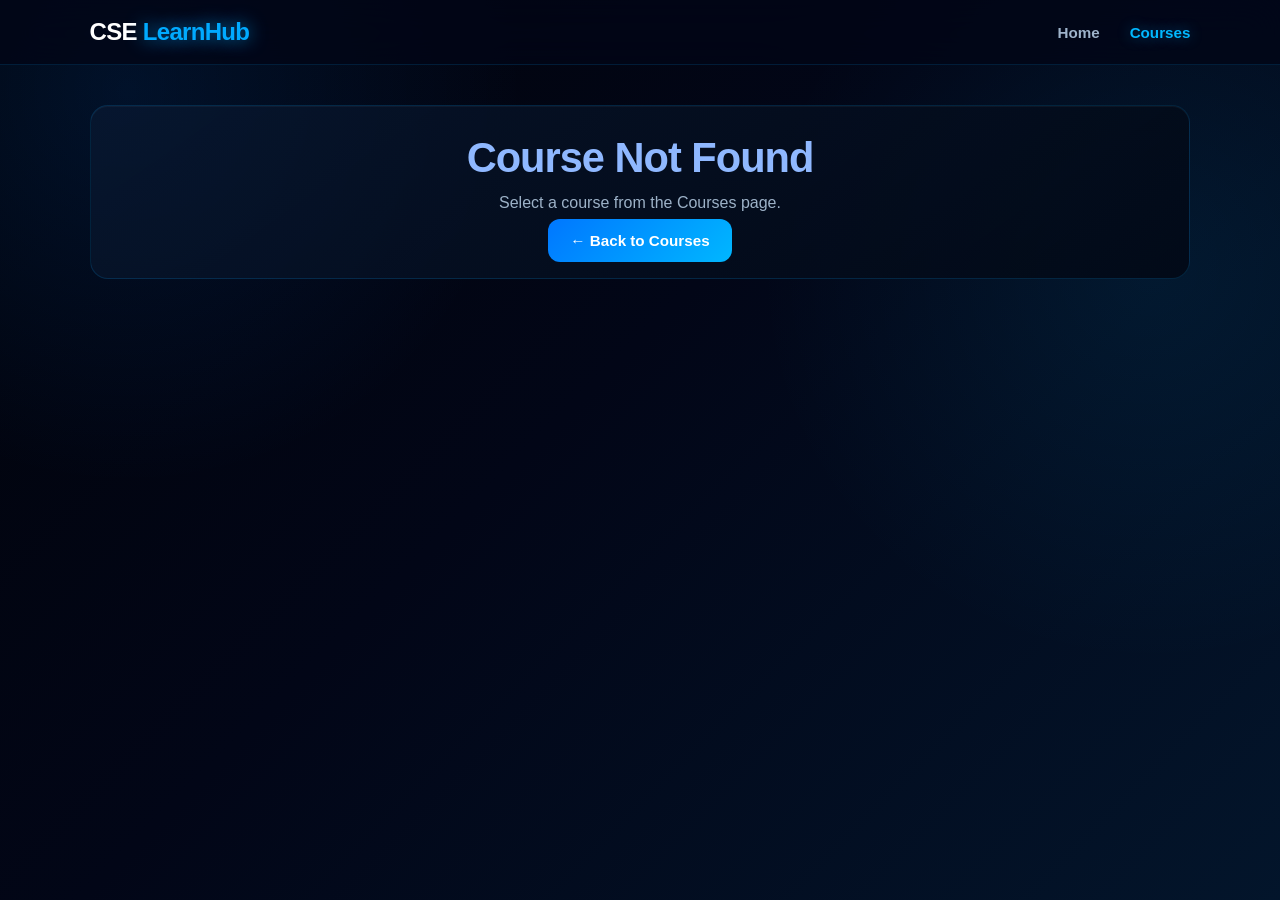
<file: course.html>
<!DOCTYPE html>
<html lang="en">
<head>
    <meta charset="UTF-8">
    <meta name="viewport" content="width=device-width, initial-scale=1.0">
    <title>CSE LearnHub - Course</title>

    <link rel="stylesheet" href="css/style.css">
</head>
<body class="course-page">

<div class="cursor-glow"></div>

<nav class="navbar">
    <a href="index.html" class="logo">CSE <span>LearnHub</span></a>

    <button
        class="menu-toggle"
        type="button"
        aria-label="Toggle navigation"
        aria-expanded="false"
    >
        &#9776;
    </button>

    <div class="nav-links">
        <a href="index.html">Home</a>
        <a href="courses.html" class="active">Courses</a>
    </div>
</nav>

<main class="wrap" id="app"></main>

<script src="js/app.js"></script>

<script>

const makeCourse=(title,description,video,topics,q1,q2)=>({
    title,
    description,
    video,
    lessons:topics.map((x,i)=>({
        title:x,
        text:`Lesson ${i+1}: Learn the fundamentals of ${x.toLowerCase()} with examples, key concepts and hands-on practice.`
    })),
    quiz:[q1,q2]
});

const courses={

python:makeCourse(
    "Python Programming",
    "Learn Python from the basics with videos, lessons and quizzes.",
    "rfscVS0vtbw",
    [
        "Introduction to Python",
        "Variables and Data Types",
        "Conditions",
        "Loops",
        "Functions",
        "Lists and Dictionaries",
        "Object-Oriented Programming",
        "Projects"
    ],
    [
        "Which keyword creates a function?",
        ["def","function","fun","create"],
        0,
        "Functions are defined with the `def` keyword."
    ],
    [
        "Which type stores True or False?",
        ["String","Integer","Boolean","Float"],
        2,
        "Boolean values are either True or False."
    ]
),

java:makeCourse(
    "Java Programming",
    "Learn Java programming, OOP and core Java concepts.",
    "eIrMbAQSU34",
    [
        "Introduction to Java",
        "Variables and Data Types",
        "Operators and Conditions",
        "Loops",
        "Methods",
        "Classes and Objects",
        "Inheritance",
        "Exception Handling"
    ],
    [
        "Which keyword creates a class?",
        ["class","new","object","Class"],
        0,
        "The `class` keyword declares a class."
    ],
    [
        "Which method starts a Java program?",
        ["run()","start()","main()","begin()"],
        2,
        "Execution begins at the `main()` method."
    ]
),

c:makeCourse(
    "C Programming",
    "Learn C programming from basics to pointers and structures.",
    "KJgsSFOSQv0",
    [
        "Introduction to C",
        "Variables and Data Types",
        "Operators",
        "Conditions",
        "Loops",
        "Functions",
        "Arrays",
        "Pointers"
    ],
    [
        "What is the entry point of a C program?",
        ["start()","main()","run()","begin()"],
        1,
        "Every C program starts from `main()`."
    ],
    [
        "Which symbol ends a C statement?",
        [".",";",":",","],
        1,
        "A semicolon `;` terminates a statement in C."
    ]
),

cpp:makeCourse(
    "C++ Programming",
    "Learn C++ programming, OOP and STL fundamentals.",
    "vLnPwxZdW4Y",
    [
        "Introduction to C++",
        "Variables and Data Types",
        "Conditions",
        "Loops",
        "Functions",
        "Classes and Objects",
        "Inheritance",
        "STL"
    ],
    [
        "C++ is based on which language?",
        ["Java","C","Python","JavaScript"],
        1,
        "C++ was developed as an extension of C."
    ],
    [
        "Which keyword creates a class?",
        ["object","class","define","new"],
        1,
        "The `class` keyword defines a class in C++."
    ]
),

html:makeCourse(
    "HTML",
    "Build the structure of websites using HTML.",
    "kUMe1FH4CHE",
    [
        "Introduction to HTML",
        "HTML Elements",
        "Headings and Paragraphs",
        "Links",
        "Images",
        "Forms",
        "Tables",
        "Semantic HTML"
    ],
    [
        "HTML stands for?",
        [
            "Hyper Text Markup Language",
            "High Text Machine Language",
            "Hyper Tool Multi Language",
            "Home Tool Markup Language"
        ],
        0,
        "HTML = Hyper Text Markup Language."
    ],
    [
        "Which tag creates a paragraph?",
        ["<h1>","<p>","<text>","<para>"],
        1,
        "The `<p>` tag defines a paragraph."
    ]
),

css:makeCourse(
    "CSS",
    "Learn CSS and create beautiful responsive websites.",
    "1Rs2ND1ryYc",
    [
        "Introduction to CSS",
        "Selectors",
        "Colors and Fonts",
        "Box Model",
        "Display and Position",
        "Flexbox",
        "CSS Grid",
        "Responsive Design"
    ],
    [
        "CSS stands for?",
        [
            "Computer Style Sheets",
            "Cascading Style Sheets",
            "Creative Style System",
            "Colorful Style Sheets"
        ],
        1,
        "CSS = Cascading Style Sheets."
    ],
    [
        "Which property changes text color?",
        ["font","text","color","background"],
        2,
        "The `color` property sets text color."
    ]
),

dbms:makeCourse(
    "DBMS",
    "Learn databases, SQL, keys, joins and normalization.",
    "NdeeSEknp58",
    [
        "Introduction to DBMS",
        "Database Models",
        "ER Model",
        "Keys",
        "SQL Basics",
        "SQL Joins",
        "Normalization",
        "Transactions"
    ],
    [
        "DBMS stands for?",
        [
            "Database Management System",
            "Data Backup Management System",
            "Database Machine System",
            "Data Management Software"
        ],
        0,
        "DBMS = Database Management System."
    ],
    [
        "Which key uniquely identifies a record?",
        ["Foreign Key","Primary Key","Secondary Key","Duplicate Key"],
        1,
        "A primary key uniquely identifies each row."
    ]
),

javascript:makeCourse(
    "JavaScript",
    "Learn JavaScript for modern web development and interactive websites.",
    "PkZNo7MFNFg",
    [
        "Introduction to JavaScript",
        "Variables",
        "Data Types",
        "Conditions",
        "Loops",
        "Functions",
        "Arrays and Objects",
        "DOM"
    ],
    [
        "Which keyword declares a constant?",
        ["var","let","const","constant"],
        2,
        "The `const` keyword declares a constant."
    ],
    [
        "Which method selects an element by ID?",
        ["getElementById()","selectId()","findId()","getId()"],
        0,
        "`getElementById()` finds an element by its id."
    ]
),

"html-css":makeCourse(
    "HTML & CSS",
    "Build beautiful websites using HTML and CSS from scratch.",
    "mU6anWqZJcc",
    [
        "HTML Fundamentals",
        "HTML Elements",
        "Forms",
        "CSS Fundamentals",
        "Selectors",
        "Box Model",
        "Flexbox",
        "Responsive Design"
    ],
    [
        "HTML provides what?",
        ["Structure","Database","Server","Compiler"],
        0,
        "HTML gives a page its structure."
    ],
    [
        "CSS is mainly used for?",
        ["Styling","Database","Networking","Compilation"],
        0,
        "CSS controls the visual styling of a page."
    ]
),

react:makeCourse(
    "React.js",
    "Learn components, props, state and modern React development.",
    "DLX62G4lc44",
    [
        "Introduction to React",
        "JSX",
        "Components",
        "Props",
        "State",
        "Events",
        "Hooks",
        "React Projects"
    ],
    [
        "React is mainly used for?",
        ["UI development","Databases","Operating systems","Networking"],
        0,
        "React builds user interfaces."
    ],
    [
        "Which hook manages state?",
        ["useState","useData","useValue","useComponent"],
        0,
        "`useState` is the state management hook."
    ]
),

node:makeCourse(
    "Node.js",
    "Build backend applications and APIs using Node.js.",
    "Oe421EPjeBE",
    [
        "Introduction to Node.js",
        "Node Modules",
        "NPM",
        "File System",
        "HTTP Server",
        "Express.js",
        "REST APIs",
        "Database Connection"
    ],
    [
        "Node.js is mainly used for?",
        ["Server-side JavaScript","CSS styling","Database design","Image editing"],
        0,
        "Node.js runs JavaScript on the server."
    ],
    [
        "What does npm manage?",
        ["Packages","Images","Hardware","Networks"],
        0,
        "npm manages JavaScript packages."
    ]
),

dsa:makeCourse(
    "DSA",
    "Learn data structures and algorithms for problem solving and placements.",
    "8hly31xKli0",
    [
        "Introduction to DSA",
        "Arrays",
        "Linked Lists",
        "Stacks",
        "Queues",
        "Trees",
        "Graphs",
        "Sorting and Searching"
    ],
    [
        "Which structure follows LIFO?",
        ["Queue","Stack","Tree","Graph"],
        1,
        "A stack follows Last In, First Out."
    ],
    [
        "Which structure follows FIFO?",
        ["Stack","Queue","Tree","Array"],
        1,
        "A queue follows First In, First Out."
    ]
),

os:makeCourse(
    "Operating Systems",
    "Learn processes, threads, memory, scheduling and file systems.",
    "26QPDBe-NB8",
    [
        "Introduction to Operating Systems",
        "Processes",
        "Threads",
        "CPU Scheduling",
        "Synchronization",
        "Deadlocks",
        "Memory Management",
        "File Systems"
    ],
    [
        "What does an OS manage?",
        ["Computer resources","Only websites","Only databases","Only code"],
        0,
        "An OS manages hardware and software resources."
    ],
    [
        "Which is a CPU scheduling algorithm?",
        ["FCFS","HTML","SQL","DNS"],
        0,
        "FCFS (First Come First Served) is a scheduling algorithm."
    ]
),

networks:makeCourse(
    "Computer Networks",
    "Learn networking, TCP/IP, OSI, HTTP, DNS and security basics.",
    "qiQR5rTSshw",
    [
        "Introduction to Networks",
        "OSI Model",
        "TCP/IP Model",
        "IP Addressing",
        "Subnetting",
        "TCP and UDP",
        "DNS and HTTP",
        "Network Security"
    ],
    [
        "How many layers does OSI have?",
        ["5","6","7","8"],
        2,
        "The OSI model has 7 layers."
    ],
    [
        "DNS mainly translates domain names to?",
        ["IP addresses","HTML","Ports","Files"],
        0,
        "DNS resolves names to IP addresses."
    ]
),

ai:makeCourse(
    "Artificial Intelligence",
    "Understand AI concepts, agents, search algorithms and problem solving.",
    "JMUxmLyrhSk",
    [
        "Introduction to AI",
        "Intelligent Agents",
        "Problem Solving",
        "BFS and DFS",
        "A* Algorithm",
        "Minimax",
        "Alpha-Beta Pruning",
        "Knowledge Representation"
    ],
    [
        "AI stands for?",
        [
            "Artificial Intelligence",
            "Automated Internet",
            "Advanced Input",
            "Artificial Interface"
        ],
        0,
        "AI = Artificial Intelligence."
    ],
    [
        "A* is a type of?",
        ["Search algorithm","Database","Compiler","Network"],
        0,
        "A* is a pathfinding search algorithm."
    ]
),

ml:makeCourse(
    "Machine Learning",
    "Learn supervised learning, unsupervised learning and model evaluation.",
    "NWONeJKn6kc",
    [
        "Introduction to Machine Learning",
        "Types of ML",
        "Data Preparation",
        "Linear Regression",
        "Logistic Regression",
        "Decision Trees",
        "Clustering",
        "Model Evaluation"
    ],
    [
        "Which is supervised learning?",
        ["Linear Regression","K-Means","Clustering","PCA"],
        0,
        "Linear regression is a supervised method."
    ],
    [
        "K-Means is used for?",
        ["Clustering","Sorting","Routing","Compilation"],
        0,
        "K-Means is an unsupervised clustering algorithm."
    ]
),

"data-science":makeCourse(
    "Data Science",
    "Learn statistics, data analysis, visualization and data science basics.",
    "ua-CiDNNj30",
    [
        "Introduction to Data Science",
        "Python for Data Science",
        "NumPy",
        "Pandas",
        "Data Cleaning",
        "Statistics",
        "Data Visualization",
        "Exploratory Data Analysis"
    ],
    [
        "Which library is commonly used for DataFrames?",
        ["Pandas","React","Express","Docker"],
        0,
        "Pandas provides DataFrame structures."
    ],
    [
        "Which library is used for numerical arrays?",
        ["NumPy","Flask","Node","Git"],
        0,
        "NumPy provides fast numerical arrays."
    ]
),

cybersecurity:makeCourse(
    "Cybersecurity",
    "Learn security fundamentals, threats, authentication and defense.",
    "inWWhr5tnEA",
    [
        "Introduction to Cybersecurity",
        "Cyber Threats",
        "Malware",
        "Authentication",
        "Cryptography",
        "Network Security",
        "Web Security",
        "Security Operations"
    ],
    [
        "What does CIA represent in security?",
        [
            "Confidentiality, Integrity, Availability",
            "Computer Internet Access",
            "Code Internet Application",
            "Central Information Area"
        ],
        0,
        "CIA = Confidentiality, Integrity, Availability."
    ],
    [
        "Encryption protects?",
        ["Information","Only hardware","Only cables","Only monitors"],
        0,
        "Encryption protects information confidentiality."
    ]
),

"ethical-hacking":makeCourse(
    "Ethical Hacking",
    "Learn authorized security testing, reconnaissance and vulnerabilities.",
    "3Kq1MIfTWCE",
    [
        "Introduction to Ethical Hacking",
        "Reconnaissance",
        "Scanning",
        "Enumeration",
        "Web Security",
        "Vulnerability Assessment",
        "Penetration Testing",
        "Security Reporting"
    ],
    [
        "Ethical hacking requires?",
        ["Authorization","Secret access","No permission","Unknown target"],
        0,
        "Ethical hacking always requires permission."
    ],
    [
        "Reconnaissance is mainly?",
        ["Information gathering","Deleting data","Formatting","Compiling"],
        0,
        "Reconnaissance is information gathering."
    ]
),

linux:makeCourse(
    "Linux",
    "Learn Linux commands, files, permissions, processes and shell basics.",
    "sWbUDq4S6Y8",
    [
        "Introduction to Linux",
        "Linux File System",
        "Basic Commands",
        "Files and Directories",
        "Permissions",
        "Processes",
        "Package Management",
        "Shell Basics"
    ],
    [
        "Which command lists files?",
        ["ls","cd","pwd","rm"],
        0,
        "`ls` lists directory contents."
    ],
    [
        "Which command changes directory?",
        ["ls","cd","mkdir","touch"],
        1,
        "`cd` changes the current directory."
    ]
),

git:makeCourse(
    "Git & GitHub",
    "Learn version control, repositories, commits, branches and GitHub.",
    "RGOj5yH7evk",
    [
        "Introduction to Git",
        "Repositories",
        "Commits",
        "Branches",
        "Merge",
        "GitHub",
        "Pull Requests",
        "Git Workflow"
    ],
    [
        "Git is used for?",
        ["Version control","Video editing","Database hosting","Operating systems"],
        0,
        "Git is a version control system."
    ],
    [
        "Which command creates a Git repository?",
        ["git init","git start","git create","git repo"],
        0,
        "`git init` creates a new repository."
    ]
),

docker:makeCourse(
    "Docker",
    "Learn containers, images, Dockerfiles and containerized applications.",
    "rjjES5IsPdg",
    [
        "Introduction to Docker",
        "Containers",
        "Images",
        "Docker Commands",
        "Dockerfile",
        "Docker Compose",
        "Volumes",
        "Docker Projects"
    ],
    [
        "Docker is mainly used for?",
        ["Containers","Databases only","HTML","Networking cables"],
        0,
        "Docker packages apps into containers."
    ],
    [
        "Which file defines a Docker image build?",
        ["Dockerfile","docker.txt","image.json","container.html"],
        0,
        "A Dockerfile defines the image build."
    ]
),

"spoken-english":makeCourse(
    "Spoken English",
    "Improve communication, vocabulary, speaking confidence and interviews.",
    "7S6XK9Yk8QY",
    [
        "English Fundamentals",
        "Vocabulary",
        "Grammar",
        "Sentence Formation",
        "Daily Conversations",
        "Speaking Practice",
        "Professional Communication",
        "Interview English"
    ],
    [
        "Which is correct?",
        ["I am student","I am a student","I student","I be student"],
        1,
        "Articles are needed before singular nouns: 'a student'."
    ],
    [
        "Which is a professional greeting?",
        ["Hey dude","Good morning","Yo","What"],
        1,
        "'Good morning' is a professional greeting."
    ]
),

placement:makeCourse(
    "Placement Preparation",
    "Prepare for aptitude, coding rounds, technical interviews and HR rounds.",
    "6n1zE8r9sJY",
    [
        "Placement Roadmap",
        "Aptitude",
        "Logical Reasoning",
        "Verbal Ability",
        "Coding Preparation",
        "Technical Interview",
        "HR Interview",
        "Resume and Mock Interview"
    ],
    [
        "Which is important for coding placements?",
        ["Problem solving","Only typing","Only gaming","Only design"],
        0,
        "Problem solving is the core placement skill."
    ],
    [
        "HR interviews commonly assess?",
        ["Communication and fit","Only SQL","Only mathematics","Only HTML"],
        0,
        "HR rounds assess communication and culture fit."
    ]
)

};

const aliases={
    "htmlcss":"html-css",
    "datascience":"data-science",
    "ethicalhacking":"ethical-hacking"
};

const params=new URLSearchParams(window.location.search);

let courseId=params.get("course");

if(courseId && aliases[courseId]){
    courseId=aliases[courseId];
}

const app=document.getElementById("app");

if(!courseId || !courses[courseId]){

    app.innerHTML=`
        <div class="card error">
            <h1>Course Not Found</h1>
            <p>Select a course from the Courses page.</p>
            <a class="home" href="courses.html">← Back to Courses</a>
        </div>
    `;

}else{

    const course=courses[courseId];

    document.title="CSE LearnHub - "+course.title;

    const storageKey="learnhub-progress-"+courseId;

    let done=[];

    try{
        done=JSON.parse(localStorage.getItem(storageKey))||[];
    }catch(e){
        done=[];
    }

    let lessons="";

    course.lessons.forEach((lesson,i)=>{

        const isDone=done.includes(i);

        lessons+=`
            <div class="lesson ${isDone?"done":""}" data-index="${i}" onclick="selectLesson(this)">
                <div class="lesson-head">
                    <h3>Lesson ${i+1}: ${lesson.title}</h3>
                    <span class="lesson-check">&#10003;</span>
                </div>
                <p>${lesson.text}</p>
            </div>
        `;

    });

    let quiz="";

    course.quiz.forEach((q,i)=>{

        const explanation=q[3]||("Correct answer: "+q[1][q[2]]);

        let options="";

        q[1].forEach((option,j)=>{

            options+=`
                <label class="option">
                    <input
                        type="radio"
                        name="q${i}"
                        value="${j}"
                    >
                    ${option}
                </label>
            `;

        });

        quiz+=`
            <div class="question">
                <h3>${i+1}. ${q[0]}</h3>
                ${options}
                <div class="explain" id="explain-${i}">
                    💡 ${explanation}
                </div>
            </div>
        `;

    });

    app.innerHTML=`

        <section class="card">

            <h1>${course.title}</h1>

            <p class="muted">
                ${course.description}
            </p>

            <div class="progress-wrap">
                <div class="progress-bar">
                    <div class="progress-fill" id="progressFill"></div>
                </div>
                <span class="progress-text" id="progressText"></span>
            </div>

        </section>


        <section class="card">

            <h2>🎥 Video</h2>

            <iframe
                class="video"
                src="https://www.youtube.com/embed/${course.video}"
                title="${course.title} video"
                allow="accelerometer; autoplay; clipboard-write; encrypted-media; gyroscope; picture-in-picture; web-share"
                allowfullscreen>
            </iframe>

        </section>


        <section class="card">

            <h2>📚 Lessons</h2>

            ${lessons}

        </section>


        <section class="card">

            <h2>📝 Quiz</h2>

            ${quiz}

            <button class="btn" onclick="checkQuiz()">
                Submit Quiz
            </button>

            <div id="result" class="result"></div>

        </section>

    `;

    window.currentCourse=course;
    window.progressKey=storageKey;
    window.doneLessons=done;

    updateProgress();
}

function updateProgress(){

    const total=window.currentCourse.lessons.length;
    const done=window.doneLessons.length;
    const pct=Math.round((done/total)*100);

    const fill=document.getElementById("progressFill");
    const text=document.getElementById("progressText");

    if(fill){
        fill.style.width=pct+"%";
    }

    if(text){
        text.textContent=done+" / "+total+" lessons";
    }

}

function selectLesson(element){

    element.classList.toggle("active");

    const index=Number(element.dataset.index);

    if(!window.doneLessons.includes(index)){

        window.doneLessons.push(index);

        element.classList.add("done");

        try{
            localStorage.setItem(
                window.progressKey,
                JSON.stringify(window.doneLessons)
            );
        }catch(e){}

        updateProgress();

    }

}

function checkQuiz(){

    const course=window.currentCourse;

    let score=0;

    course.quiz.forEach((q,i)=>{

        const selected=
            document.querySelector(
                `input[name="q${i}"]:checked`
            );

        document
            .querySelectorAll(`input[name="q${i}"]`)
            .forEach(input=>{

                const label=input.closest(".option");

                label.classList.remove("correct","wrong");

                if(Number(input.value)===q[2]){
                    label.classList.add("correct");
                }

            });

        if(selected && Number(selected.value)===q[2]){
            score++;
        }else if(selected){
            selected.closest(".option").classList.add("wrong");
        }

        const explain=document.getElementById("explain-"+i);

        if(explain){
            explain.classList.add("show");
        }

    });

    document
        .querySelectorAll('input[type="radio"]')
        .forEach(input=>input.disabled=true);

    const total=course.quiz.length;
    const pct=Math.round((score/total)*100);

    let message="Keep practicing! 💪";

    if(pct===100){
        message="Perfect! 🎉";
    }else if(pct>=50){
        message="Good job! 👍";
    }

    document.getElementById("result").textContent=
        `Your Score: ${score} / ${total} (${pct}%) — ${message}`;

}

</script>

</body>
</html>
</file>
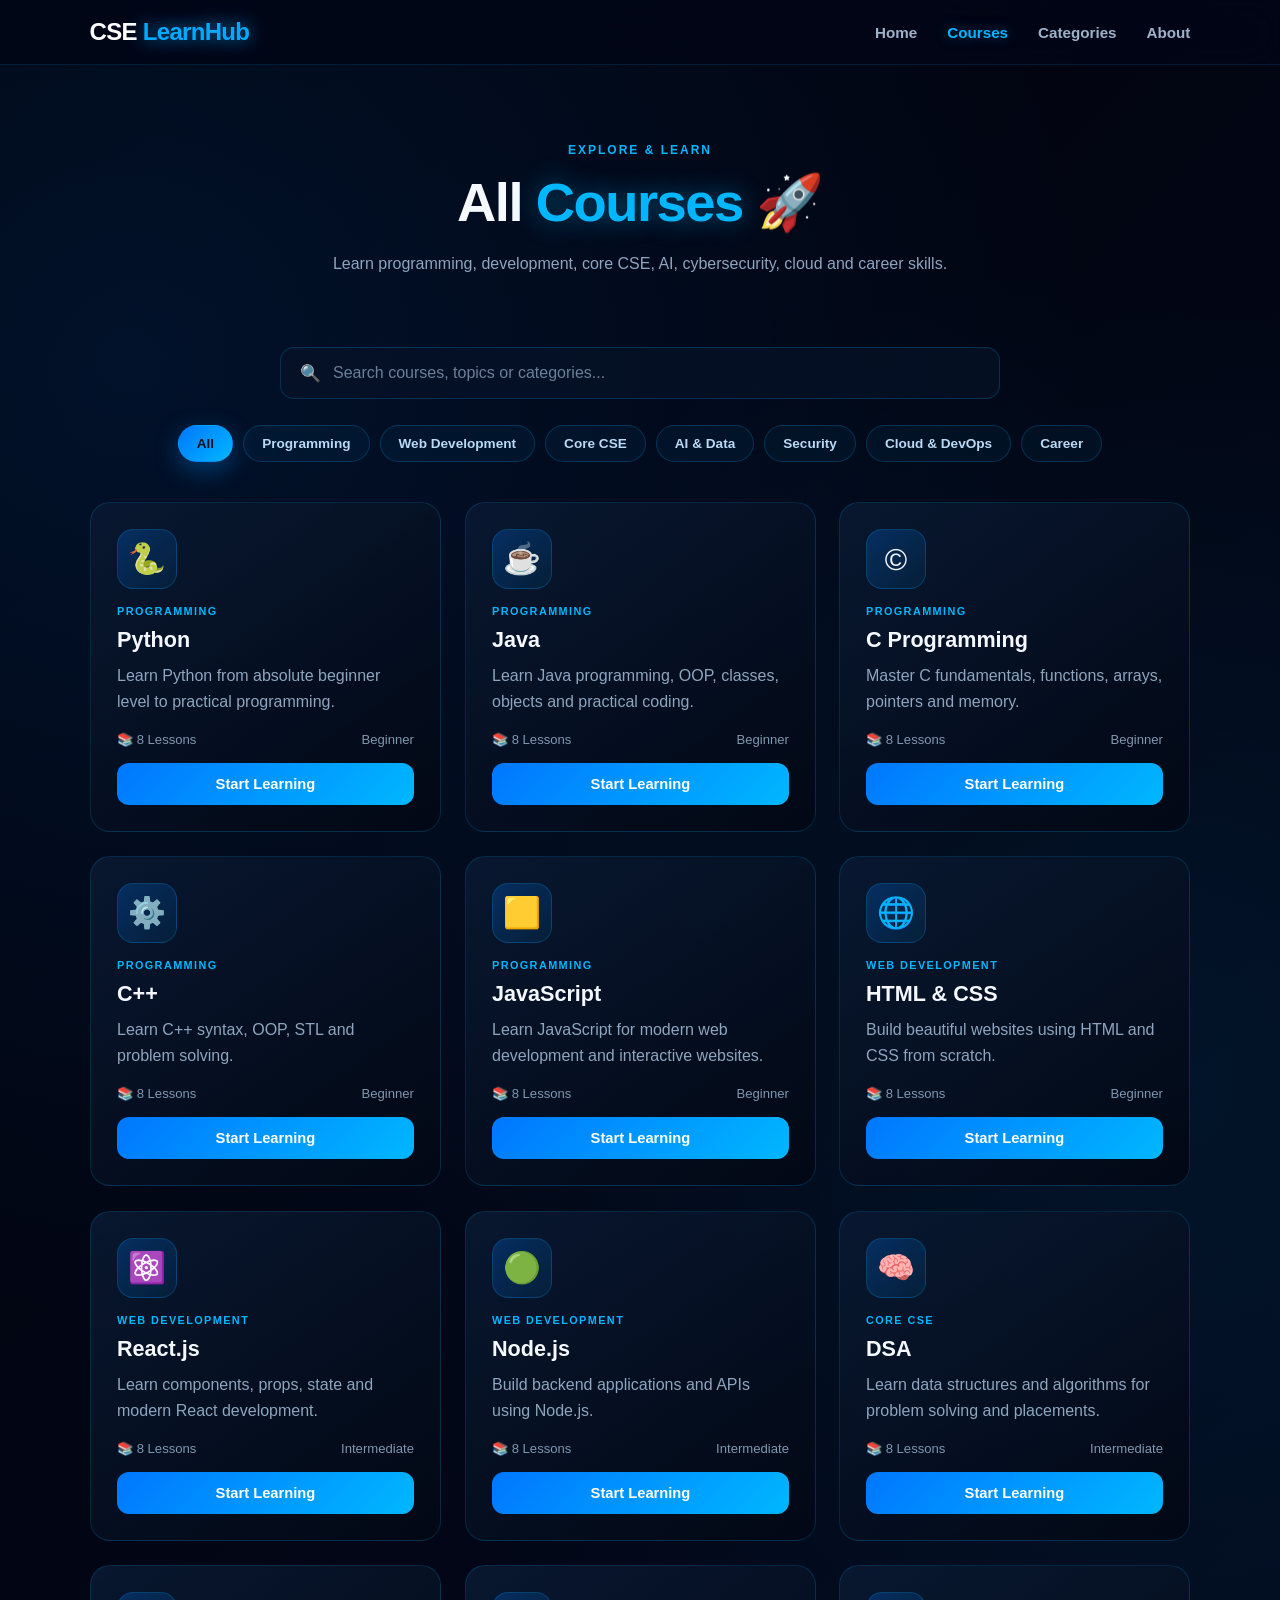
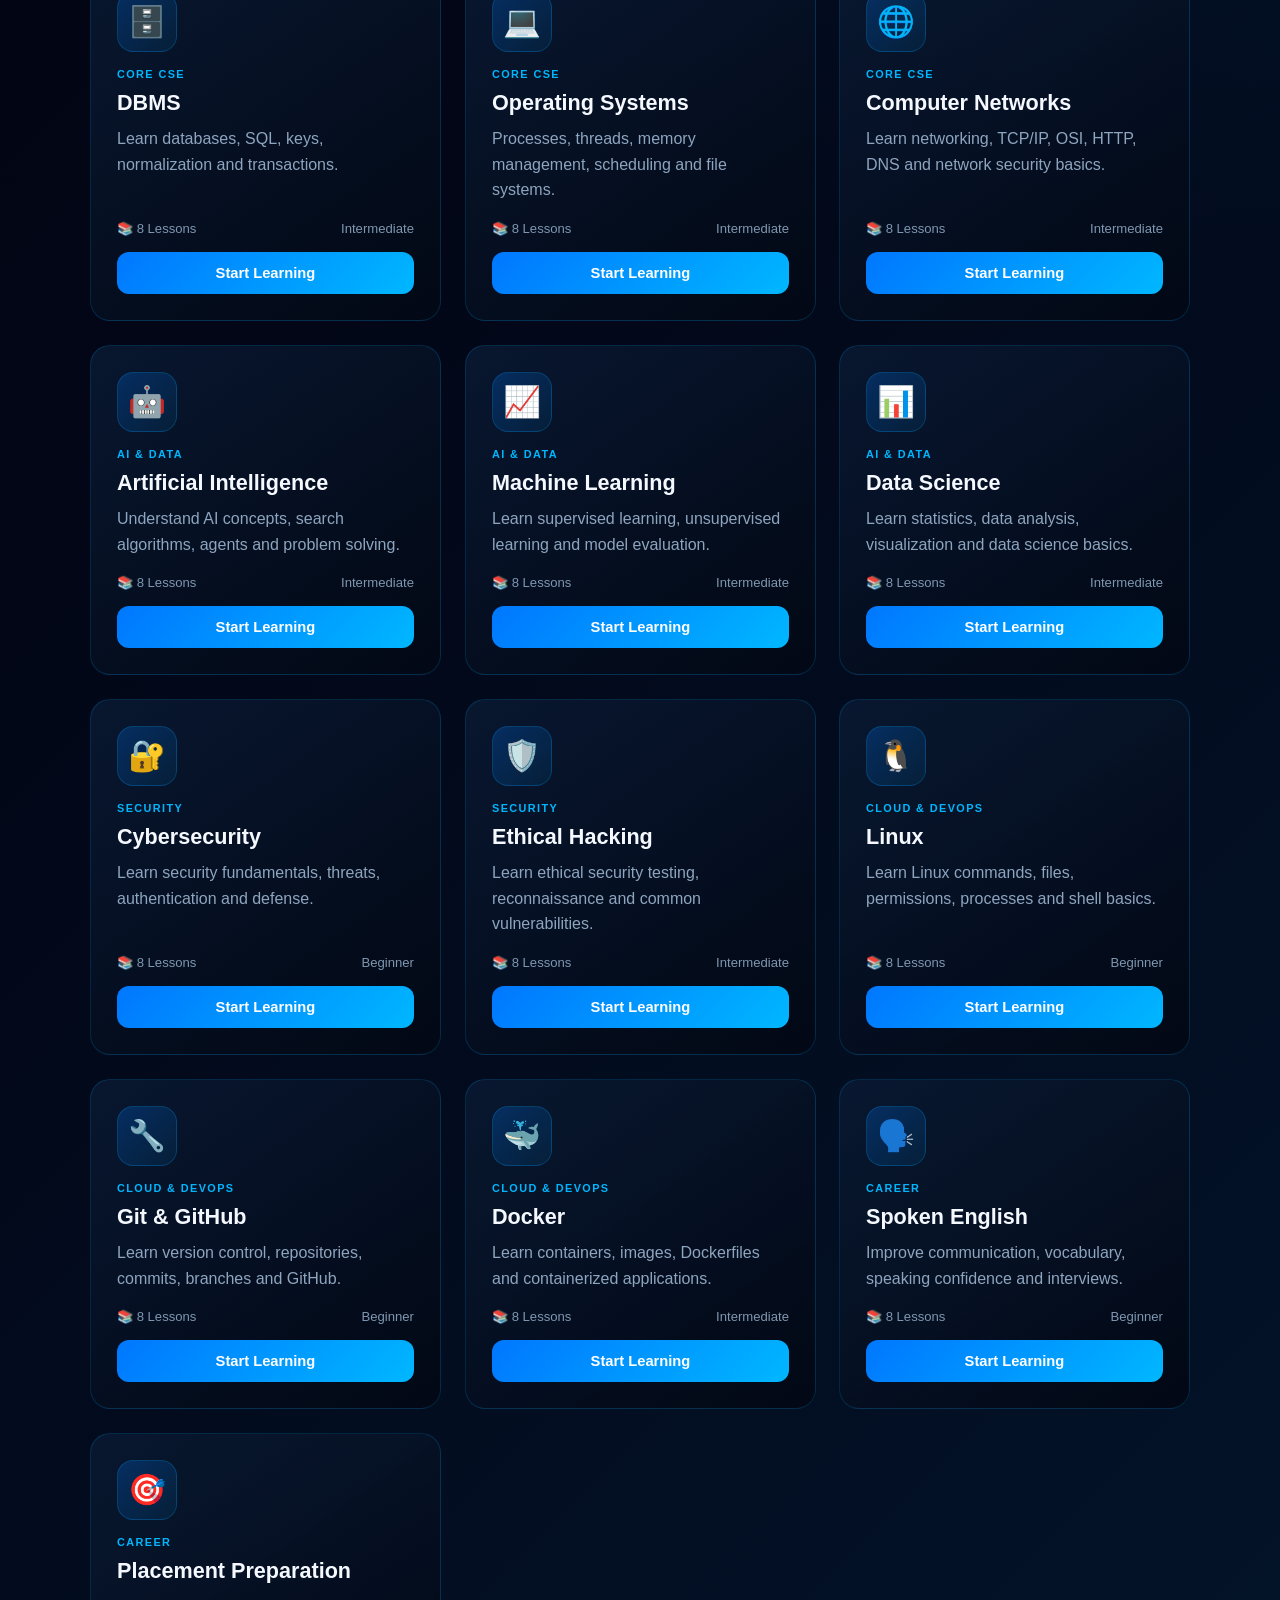
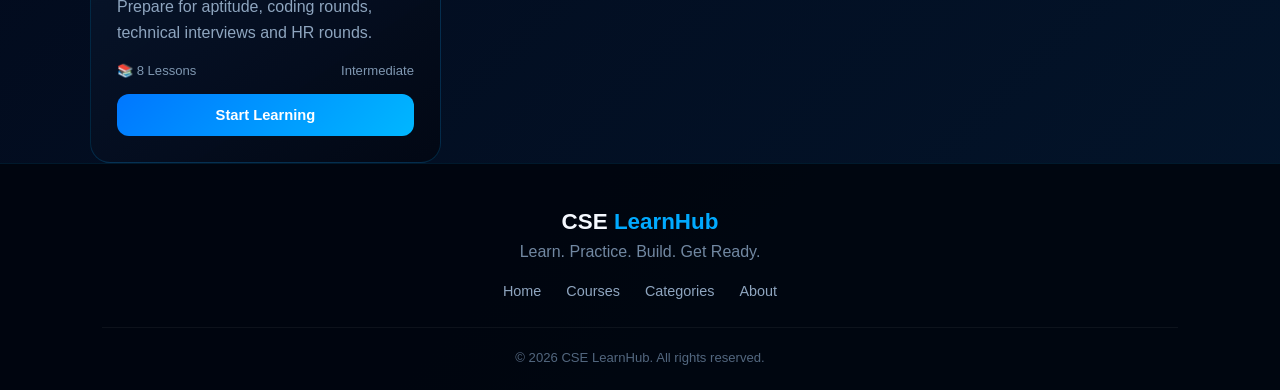
<file: courses.html>
<!DOCTYPE html>
<html lang="en">

<head>
    <meta charset="UTF-8">
    <meta name="viewport" content="width=device-width, initial-scale=1.0">

    <title>CSE LearnHub | Courses</title>

    <meta
        name="description"
        content="Explore CSE LearnHub courses - programming, web development, core CSE, AI, cybersecurity, cloud and career skills."
    >

    <link rel="stylesheet" href="css/style.css">
</head>

<body class="courses-page">

    <div class="cursor-glow"></div>


    <!-- =========================
         NAVBAR
    ========================== -->

    <nav class="navbar">

        <a href="index.html" class="logo">
            CSE <span>LearnHub</span>
        </a>

        <button
            class="menu-toggle"
            type="button"
            aria-label="Toggle navigation"
            aria-expanded="false"
        >
            &#9776;
        </button>

        <div class="nav-links">

            <a href="index.html">
                Home
            </a>

            <a href="courses.html" class="active">
                Courses
            </a>

            <a href="index.html#categories">
                Categories
            </a>

            <a href="index.html#about">
                About
            </a>

        </div>

    </nav>


    <!-- =========================
         PAGE HERO
    ========================== -->

    <section class="page-hero">

        <div class="section-label">
            EXPLORE &amp; LEARN
        </div>

        <h1>
            All <span>Courses</span> 🚀
        </h1>

        <p>
            Learn programming, development, core CSE, AI,
            cybersecurity, cloud and career skills.
        </p>

    </section>


    <!-- =========================
         COURSES
    ========================== -->

    <div class="container">

        <div class="search-box">

            <span class="search-icon">&#128269;</span>

            <input
                type="text"
                id="search"
                placeholder="Search courses, topics or categories..."
            >

        </div>

        <div class="filters">

            <button class="filter-btn active" data-filter="all">All</button>
            <button class="filter-btn" data-filter="programming">Programming</button>
            <button class="filter-btn" data-filter="web">Web Development</button>
            <button class="filter-btn" data-filter="core">Core CSE</button>
            <button class="filter-btn" data-filter="ai">AI &amp; Data</button>
            <button class="filter-btn" data-filter="security">Security</button>
            <button class="filter-btn" data-filter="cloud">Cloud &amp; DevOps</button>
            <button class="filter-btn" data-filter="career">Career</button>

        </div>

        <div class="course-grid" id="courseGrid">

            <!-- 1 -->
            <div class="course-card tilt3d" data-category="programming" data-name="python">
                <div class="course-icon">🐍</div>
                <span class="course-category">Programming</span>
                <h2>Python</h2>
                <p>Learn Python from absolute beginner level to practical programming.</p>
                <div class="course-info">
                    <span>📚 8 Lessons</span>
                    <span>Beginner</span>
                </div>
                <button class="start-btn" onclick="startLearning('python')">
                    Start Learning
                </button>
            </div>

            <!-- 2 -->
            <div class="course-card tilt3d" data-category="programming" data-name="java">
                <div class="course-icon">☕</div>
                <span class="course-category">Programming</span>
                <h2>Java</h2>
                <p>Learn Java programming, OOP, classes, objects and practical coding.</p>
                <div class="course-info">
                    <span>📚 8 Lessons</span>
                    <span>Beginner</span>
                </div>
                <button class="start-btn" onclick="startLearning('java')">
                    Start Learning
                </button>
            </div>

            <!-- 3 -->
            <div class="course-card tilt3d" data-category="programming" data-name="c programming">
                <div class="course-icon">©️</div>
                <span class="course-category">Programming</span>
                <h2>C Programming</h2>
                <p>Master C fundamentals, functions, arrays, pointers and memory.</p>
                <div class="course-info">
                    <span>📚 8 Lessons</span>
                    <span>Beginner</span>
                </div>
                <button class="start-btn" onclick="startLearning('c')">
                    Start Learning
                </button>
            </div>

            <!-- 4 -->
            <div class="course-card tilt3d" data-category="programming" data-name="c++ cpp">
                <div class="course-icon">⚙️</div>
                <span class="course-category">Programming</span>
                <h2>C++</h2>
                <p>Learn C++ syntax, OOP, STL and problem solving.</p>
                <div class="course-info">
                    <span>📚 8 Lessons</span>
                    <span>Beginner</span>
                </div>
                <button class="start-btn" onclick="startLearning('cpp')">
                    Start Learning
                </button>
            </div>

            <!-- 5 -->
            <div class="course-card tilt3d" data-category="programming" data-name="javascript js">
                <div class="course-icon">🟨</div>
                <span class="course-category">Programming</span>
                <h2>JavaScript</h2>
                <p>Learn JavaScript for modern web development and interactive websites.</p>
                <div class="course-info">
                    <span>📚 8 Lessons</span>
                    <span>Beginner</span>
                </div>
                <button class="start-btn" onclick="startLearning('javascript')">
                    Start Learning
                </button>
            </div>

            <!-- 6 -->
            <div class="course-card tilt3d" data-category="web" data-name="html css">
                <div class="course-icon">🌐</div>
                <span class="course-category">Web Development</span>
                <h2>HTML &amp; CSS</h2>
                <p>Build beautiful websites using HTML and CSS from scratch.</p>
                <div class="course-info">
                    <span>📚 8 Lessons</span>
                    <span>Beginner</span>
                </div>
                <button class="start-btn" onclick="startLearning('html-css')">
                    Start Learning
                </button>
            </div>

            <!-- 7 -->
            <div class="course-card tilt3d" data-category="web" data-name="react reactjs">
                <div class="course-icon">⚛️</div>
                <span class="course-category">Web Development</span>
                <h2>React.js</h2>
                <p>Learn components, props, state and modern React development.</p>
                <div class="course-info">
                    <span>📚 8 Lessons</span>
                    <span>Intermediate</span>
                </div>
                <button class="start-btn" onclick="startLearning('react')">
                    Start Learning
                </button>
            </div>

            <!-- 8 -->
            <div class="course-card tilt3d" data-category="web" data-name="node nodejs">
                <div class="course-icon">🟢</div>
                <span class="course-category">Web Development</span>
                <h2>Node.js</h2>
                <p>Build backend applications and APIs using Node.js.</p>
                <div class="course-info">
                    <span>📚 8 Lessons</span>
                    <span>Intermediate</span>
                </div>
                <button class="start-btn" onclick="startLearning('node')">
                    Start Learning
                </button>
            </div>

            <!-- 9 -->
            <div class="course-card tilt3d" data-category="core" data-name="dsa data structures algorithms">
                <div class="course-icon">🧠</div>
                <span class="course-category">Core CSE</span>
                <h2>DSA</h2>
                <p>Learn data structures and algorithms for problem solving and placements.</p>
                <div class="course-info">
                    <span>📚 8 Lessons</span>
                    <span>Intermediate</span>
                </div>
                <button class="start-btn" onclick="startLearning('dsa')">
                    Start Learning
                </button>
            </div>

            <!-- 10 -->
            <div class="course-card tilt3d" data-category="core" data-name="dbms database">
                <div class="course-icon">🗄️</div>
                <span class="course-category">Core CSE</span>
                <h2>DBMS</h2>
                <p>Learn databases, SQL, keys, normalization and transactions.</p>
                <div class="course-info">
                    <span>📚 8 Lessons</span>
                    <span>Intermediate</span>
                </div>
                <button class="start-btn" onclick="startLearning('dbms')">
                    Start Learning
                </button>
            </div>

            <!-- 11 -->
            <div class="course-card tilt3d" data-category="core" data-name="operating systems os">
                <div class="course-icon">💻</div>
                <span class="course-category">Core CSE</span>
                <h2>Operating Systems</h2>
                <p>Processes, threads, memory management, scheduling and file systems.</p>
                <div class="course-info">
                    <span>📚 8 Lessons</span>
                    <span>Intermediate</span>
                </div>
                <button class="start-btn" onclick="startLearning('os')">
                    Start Learning
                </button>
            </div>

            <!-- 12 -->
            <div class="course-card tilt3d" data-category="core" data-name="computer networks networking">
                <div class="course-icon">🌐</div>
                <span class="course-category">Core CSE</span>
                <h2>Computer Networks</h2>
                <p>Learn networking, TCP/IP, OSI, HTTP, DNS and network security basics.</p>
                <div class="course-info">
                    <span>📚 8 Lessons</span>
                    <span>Intermediate</span>
                </div>
                <button class="start-btn" onclick="startLearning('networks')">
                    Start Learning
                </button>
            </div>

            <!-- 13 -->
            <div class="course-card tilt3d" data-category="ai" data-name="artificial intelligence ai">
                <div class="course-icon">🤖</div>
                <span class="course-category">AI &amp; Data</span>
                <h2>Artificial Intelligence</h2>
                <p>Understand AI concepts, search algorithms, agents and problem solving.</p>
                <div class="course-info">
                    <span>📚 8 Lessons</span>
                    <span>Intermediate</span>
                </div>
                <button class="start-btn" onclick="startLearning('ai')">
                    Start Learning
                </button>
            </div>

            <!-- 14 -->
            <div class="course-card tilt3d" data-category="ai" data-name="machine learning ml">
                <div class="course-icon">📈</div>
                <span class="course-category">AI &amp; Data</span>
                <h2>Machine Learning</h2>
                <p>Learn supervised learning, unsupervised learning and model evaluation.</p>
                <div class="course-info">
                    <span>📚 8 Lessons</span>
                    <span>Intermediate</span>
                </div>
                <button class="start-btn" onclick="startLearning('ml')">
                    Start Learning
                </button>
            </div>

            <!-- 15 -->
            <div class="course-card tilt3d" data-category="ai" data-name="data science datascience">
                <div class="course-icon">📊</div>
                <span class="course-category">AI &amp; Data</span>
                <h2>Data Science</h2>
                <p>Learn statistics, data analysis, visualization and data science basics.</p>
                <div class="course-info">
                    <span>📚 8 Lessons</span>
                    <span>Intermediate</span>
                </div>
                <button class="start-btn" onclick="startLearning('data-science')">
                    Start Learning
                </button>
            </div>

            <!-- 16 -->
            <div class="course-card tilt3d" data-category="security" data-name="cybersecurity cyber security">
                <div class="course-icon">🔐</div>
                <span class="course-category">Security</span>
                <h2>Cybersecurity</h2>
                <p>Learn security fundamentals, threats, authentication and defense.</p>
                <div class="course-info">
                    <span>📚 8 Lessons</span>
                    <span>Beginner</span>
                </div>
                <button class="start-btn" onclick="startLearning('cybersecurity')">
                    Start Learning
                </button>
            </div>

            <!-- 17 -->
            <div class="course-card tilt3d" data-category="security" data-name="ethical hacking hacking">
                <div class="course-icon">🛡️</div>
                <span class="course-category">Security</span>
                <h2>Ethical Hacking</h2>
                <p>Learn ethical security testing, reconnaissance and common vulnerabilities.</p>
                <div class="course-info">
                    <span>📚 8 Lessons</span>
                    <span>Intermediate</span>
                </div>
                <button class="start-btn" onclick="startLearning('ethical-hacking')">
                    Start Learning
                </button>
            </div>

            <!-- 18 -->
            <div class="course-card tilt3d" data-category="cloud" data-name="linux">
                <div class="course-icon">🐧</div>
                <span class="course-category">Cloud &amp; DevOps</span>
                <h2>Linux</h2>
                <p>Learn Linux commands, files, permissions, processes and shell basics.</p>
                <div class="course-info">
                    <span>📚 8 Lessons</span>
                    <span>Beginner</span>
                </div>
                <button class="start-btn" onclick="startLearning('linux')">
                    Start Learning
                </button>
            </div>

            <!-- 19 -->
            <div class="course-card tilt3d" data-category="cloud" data-name="git github">
                <div class="course-icon">🔧</div>
                <span class="course-category">Cloud &amp; DevOps</span>
                <h2>Git &amp; GitHub</h2>
                <p>Learn version control, repositories, commits, branches and GitHub.</p>
                <div class="course-info">
                    <span>📚 8 Lessons</span>
                    <span>Beginner</span>
                </div>
                <button class="start-btn" onclick="startLearning('git')">
                    Start Learning
                </button>
            </div>

            <!-- 20 -->
            <div class="course-card tilt3d" data-category="cloud" data-name="docker">
                <div class="course-icon">🐳</div>
                <span class="course-category">Cloud &amp; DevOps</span>
                <h2>Docker</h2>
                <p>Learn containers, images, Dockerfiles and containerized applications.</p>
                <div class="course-info">
                    <span>📚 8 Lessons</span>
                    <span>Intermediate</span>
                </div>
                <button class="start-btn" onclick="startLearning('docker')">
                    Start Learning
                </button>
            </div>

            <!-- 21 -->
            <div class="course-card tilt3d" data-category="career" data-name="spoken english communication">
                <div class="course-icon">🗣️</div>
                <span class="course-category">Career</span>
                <h2>Spoken English</h2>
                <p>Improve communication, vocabulary, speaking confidence and interviews.</p>
                <div class="course-info">
                    <span>📚 8 Lessons</span>
                    <span>Beginner</span>
                </div>
                <button class="start-btn" onclick="startLearning('spoken-english')">
                    Start Learning
                </button>
            </div>

            <!-- 22 -->
            <div class="course-card tilt3d" data-category="career" data-name="placement interview jobs">
                <div class="course-icon">🎯</div>
                <span class="course-category">Career</span>
                <h2>Placement Preparation</h2>
                <p>Prepare for aptitude, coding rounds, technical interviews and HR rounds.</p>
                <div class="course-info">
                    <span>📚 8 Lessons</span>
                    <span>Intermediate</span>
                </div>
                <button class="start-btn" onclick="startLearning('placement')">
                    Start Learning
                </button>
            </div>

        </div>

        <div class="empty" id="empty">
            No courses found 😕
        </div>

    </div>


    <!-- =========================
         FOOTER
    ========================== -->

    <footer class="footer">

        <div class="footer-logo">
            CSE <span>LearnHub</span>
        </div>

        <p>
            Learn. Practice. Build. Get Ready.
        </p>

        <div class="footer-links">

            <a href="index.html">Home</a>
            <a href="courses.html">Courses</a>
            <a href="index.html#categories">Categories</a>
            <a href="index.html#about">About</a>

        </div>

        <div class="footer-bottom">
            © 2026 CSE LearnHub. All rights reserved.
        </div>

    </footer>


    <script src="js/app.js"></script>

    <script>

        function startLearning(courseId) {
            window.location.href =
                "course.html?course=" +
                encodeURIComponent(courseId);
        }

        const search = document.getElementById("search");
        const cards = Array.from(
            document.querySelectorAll(".course-card")
        );
        const filterButtons = document.querySelectorAll(".filter-btn");
        const empty = document.getElementById("empty");

        let currentFilter = "all";

        function filterCourses() {

            const text = search.value.toLowerCase().trim();

            let visible = 0;

            cards.forEach(card => {

                const haystack = (
                    card.dataset.name +
                    " " +
                    card.textContent
                ).toLowerCase();

                const matchesSearch = haystack.includes(text);

                const matchesFilter =
                    currentFilter === "all" ||
                    card.dataset.category === currentFilter;

                if (matchesSearch && matchesFilter) {

                    card.style.display = "flex";

                    setTimeout(
                        () => card.classList.add("shown"),
                        visible * 45
                    );

                    visible++;

                } else {

                    card.style.display = "none";
                    card.classList.remove("shown");

                }

            });

            empty.style.display =
                visible === 0 ? "block" : "none";
        }

        search.addEventListener("input", filterCourses);

        filterButtons.forEach(button => {

            button.addEventListener("click", function () {

                filterButtons.forEach(btn =>
                    btn.classList.remove("active")
                );

                this.classList.add("active");

                currentFilter = this.dataset.filter;

                filterCourses();

            });

        });

        filterCourses();

    </script>

</body>

</html>
</file>
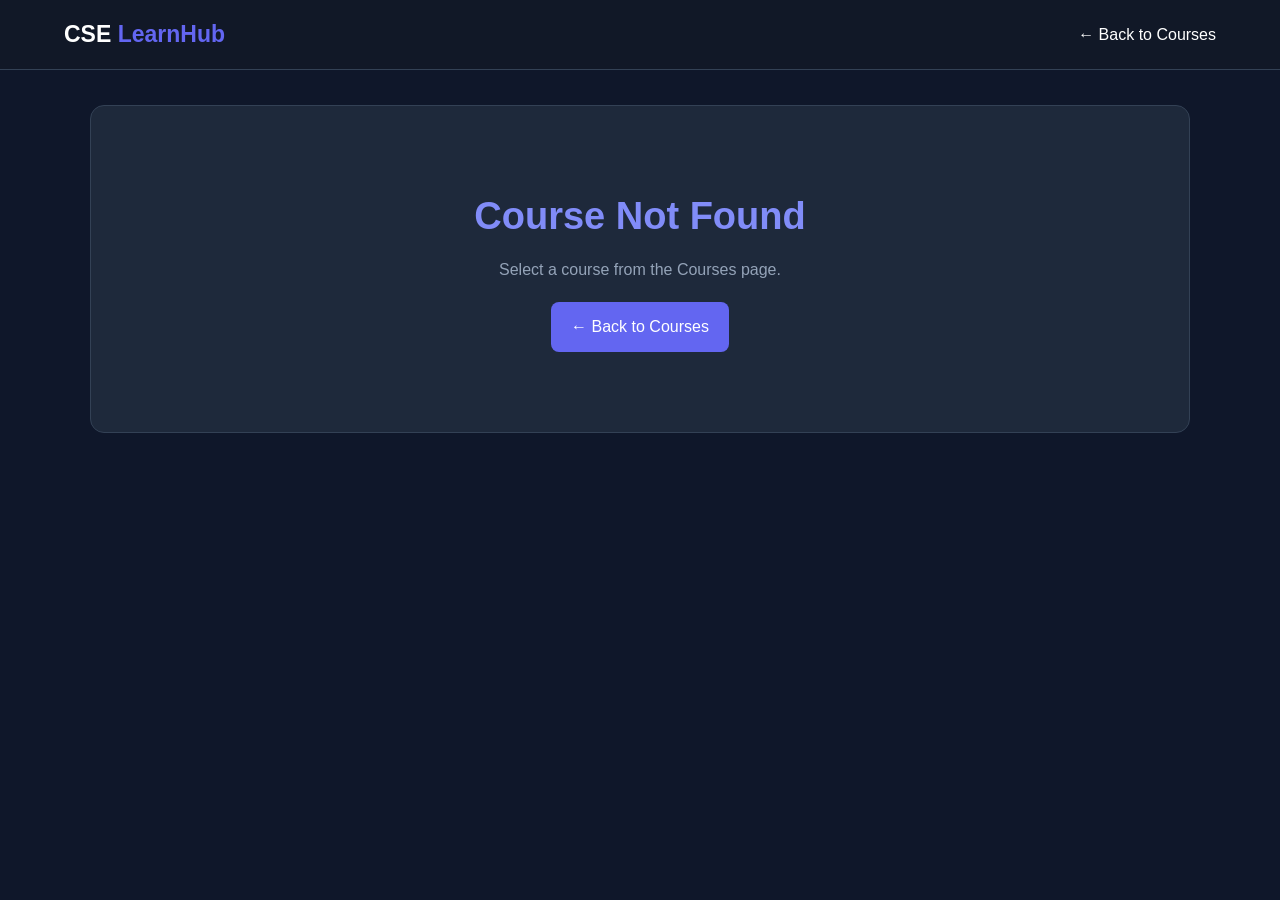
<file: CSE-LearnHub/course.html>
<!DOCTYPE html>
<html lang="en">
<head>
<meta charset="UTF-8">
<meta name="viewport" content="width=device-width, initial-scale=1.0">
<title>CSE LearnHub - Course</title>
<style>
*{box-sizing:border-box;margin:0;padding:0}
body{font-family:Arial,sans-serif;background:#0f172a;color:#fff;line-height:1.6}
nav{height:70px;background:#111827;border-bottom:1px solid #334155;display:flex;align-items:center;justify-content:space-between;padding:0 5%}
.logo{font-size:23px;font-weight:700}.logo span{color:#6366f1}.back{color:#fff;text-decoration:none}.wrap{width:92%;max-width:1100px;margin:35px auto}
.card{background:#1e293b;border:1px solid #334155;border-radius:14px;padding:25px;margin-bottom:22px}
h1{font-size:38px;color:#818cf8;margin-bottom:10px}.muted{color:#cbd5e1}
.video{width:100%;aspect-ratio:16/9;border:0;border-radius:10px;margin-top:15px}
h2{margin-bottom:16px}.lesson{background:#111827;border:1px solid #334155;border-radius:9px;padding:16px;margin:10px 0;cursor:pointer}.lesson:hover,.lesson.active{border-color:#6366f1;background:#202b46}.lesson p{color:#94a3b8;margin-top:5px}
.question{background:#111827;border-radius:9px;padding:18px;margin:14px 0}.option{display:block;background:#1e293b;padding:10px;border-radius:7px;margin:7px 0;cursor:pointer}.option:hover{background:#334155}
button,.home{background:#6366f1;color:#fff;border:0;border-radius:8px;padding:12px 20px;font-size:16px;cursor:pointer;text-decoration:none;display:inline-block}button:hover,.home:hover{background:#4f46e5}.result{margin-top:15px;font-size:18px;font-weight:700}.error{text-align:center;padding:80px 20px}.error p{color:#94a3b8;margin:10px 0 20px}
@media(max-width:650px){nav{padding:0 18px}.wrap{width:94%}h1{font-size:30px}.card{padding:18px}}
</style>
</head>
<body>

<nav>
    <div class="logo">CSE <span>LearnHub</span></div>
    <a class="back" href="courses.html">← Back to Courses</a>
</nav>

<main class="wrap" id="app"></main>

<script>

const makeCourse=(title,description,video,topics,q1,q2)=>({
    title,
    description,
    video,
    lessons:topics.map((x,i)=>({
        title:x,
        text:`Lesson ${i+1}: Learn the fundamentals of ${x.toLowerCase()} with examples and practice.`
    })),
    quiz:[q1,q2]
});

const courses={

python:makeCourse(
    "Python Programming",
    "Learn Python from the basics with videos, lessons and quizzes.",
    "rfscVS0vtbw",
    [
        "Introduction to Python",
        "Variables and Data Types",
        "Conditions",
        "Loops",
        "Functions",
        "Lists and Dictionaries",
        "Object-Oriented Programming",
        "Projects"
    ],
    [
        "Which keyword creates a function?",
        ["def","function","fun","create"],
        0
    ],
    [
        "Which type stores True or False?",
        ["String","Integer","Boolean","Float"],
        2
    ]
),

java:makeCourse(
    "Java Programming",
    "Learn Java programming, OOP and core Java concepts.",
    "eIrMbAQSU34",
    [
        "Introduction to Java",
        "Variables and Data Types",
        "Operators and Conditions",
        "Loops",
        "Methods",
        "Classes and Objects",
        "Inheritance",
        "Exception Handling"
    ],
    [
        "Which keyword creates a class?",
        ["class","new","object","Class"],
        0
    ],
    [
        "Which method starts a Java program?",
        ["run()","start()","main()","begin()"],
        2
    ]
),

c:makeCourse(
    "C Programming",
    "Learn C programming from basics to pointers and structures.",
    "KJgsSFOSQv0",
    [
        "Introduction to C",
        "Variables and Data Types",
        "Operators",
        "Conditions",
        "Loops",
        "Functions",
        "Arrays",
        "Pointers"
    ],
    [
        "What is the entry point of a C program?",
        ["start()","main()","run()","begin()"],
        1
    ],
    [
        "Which symbol ends a C statement?",
        [".",";",":",","],
        1
    ]
),

cpp:makeCourse(
    "C++ Programming",
    "Learn C++ programming, OOP and STL fundamentals.",
    "vLnPwxZdW4Y",
    [
        "Introduction to C++",
        "Variables and Data Types",
        "Conditions",
        "Loops",
        "Functions",
        "Classes and Objects",
        "Inheritance",
        "STL"
    ],
    [
        "C++ is based on which language?",
        ["Java","C","Python","JavaScript"],
        1
    ],
    [
        "Which keyword creates a class?",
        ["object","class","define","new"],
        1
    ]
),

html:makeCourse(
    "HTML",
    "Build the structure of websites using HTML.",
    "kUMe1FH4CHE",
    [
        "Introduction to HTML",
        "HTML Elements",
        "Headings and Paragraphs",
        "Links",
        "Images",
        "Forms",
        "Tables",
        "Semantic HTML"
    ],
    [
        "HTML stands for?",
        [
            "Hyper Text Markup Language",
            "High Text Machine Language",
            "Hyper Tool Multi Language",
            "Home Tool Markup Language"
        ],
        0
    ],
    [
        "Which tag creates a paragraph?",
        ["<h1>","<p>","<text>","<para>"],
        1
    ]
),

css:makeCourse(
    "CSS",
    "Learn CSS and create beautiful responsive websites.",
    "1Rs2ND1ryYc",
    [
        "Introduction to CSS",
        "Selectors",
        "Colors and Fonts",
        "Box Model",
        "Display and Position",
        "Flexbox",
        "CSS Grid",
        "Responsive Design"
    ],
    [
        "CSS stands for?",
        [
            "Computer Style Sheets",
            "Cascading Style Sheets",
            "Creative Style System",
            "Colorful Style Sheets"
        ],
        1
    ],
    [
        "Which property changes text color?",
        ["font","text","color","background"],
        2
    ]
),

dbms:makeCourse(
    "DBMS",
    "Learn databases, SQL, keys, joins and normalization.",
    "NdeeSEknp58",
    [
        "Introduction to DBMS",
        "Database Models",
        "ER Model",
        "Keys",
        "SQL Basics",
        "SQL Joins",
        "Normalization",
        "Transactions"
    ],
    [
        "DBMS stands for?",
        [
            "Database Management System",
            "Data Backup Management System",
            "Database Machine System",
            "Data Management Software"
        ],
        0
    ],
    [
        "Which key uniquely identifies a record?",
        ["Foreign Key","Primary Key","Secondary Key","Duplicate Key"],
        1
    ]
),

javascript:makeCourse(
    "JavaScript",
    "Learn JavaScript for modern web development and interactive websites.",
    "PkZNo7MFNFg",
    [
        "Introduction to JavaScript",
        "Variables",
        "Data Types",
        "Conditions",
        "Loops",
        "Functions",
        "Arrays and Objects",
        "DOM"
    ],
    [
        "Which keyword declares a constant?",
        ["var","let","const","constant"],
        2
    ],
    [
        "Which method selects an element by ID?",
        ["getElementById()","selectId()","findId()","getId()"],
        0
    ]
),

"html-css":makeCourse(
    "HTML & CSS",
    "Build beautiful websites using HTML and CSS from scratch.",
    "mU6anWqZJcc",
    [
        "HTML Fundamentals",
        "HTML Elements",
        "Forms",
        "CSS Fundamentals",
        "Selectors",
        "Box Model",
        "Flexbox",
        "Responsive Design"
    ],
    [
        "HTML provides what?",
        ["Structure","Database","Server","Compiler"],
        0
    ],
    [
        "CSS is mainly used for?",
        ["Styling","Database","Networking","Compilation"],
        0
    ]
),

react:makeCourse(
    "React.js",
    "Learn components, props, state and modern React development.",
    "DLX62G4lc44",
    [
        "Introduction to React",
        "JSX",
        "Components",
        "Props",
        "State",
        "Events",
        "Hooks",
        "React Projects"
    ],
    [
        "React is mainly used for?",
        ["UI development","Databases","Operating systems","Networking"],
        0
    ],
    [
        "Which hook manages state?",
        ["useState","useData","useValue","useComponent"],
        0
    ]
),

node:makeCourse(
    "Node.js",
    "Build backend applications and APIs using Node.js.",
    "Oe421EPjeBE",
    [
        "Introduction to Node.js",
        "Node Modules",
        "NPM",
        "File System",
        "HTTP Server",
        "Express.js",
        "REST APIs",
        "Database Connection"
    ],
    [
        "Node.js is mainly used for?",
        ["Server-side JavaScript","CSS styling","Database design","Image editing"],
        0
    ],
    [
        "What does npm manage?",
        ["Packages","Images","Hardware","Networks"],
        0
    ]
),

dsa:makeCourse(
    "DSA",
    "Learn data structures and algorithms for problem solving and placements.",
    "8hly31xKli0",
    [
        "Introduction to DSA",
        "Arrays",
        "Linked Lists",
        "Stacks",
        "Queues",
        "Trees",
        "Graphs",
        "Sorting and Searching"
    ],
    [
        "Which structure follows LIFO?",
        ["Queue","Stack","Tree","Graph"],
        1
    ],
    [
        "Which structure follows FIFO?",
        ["Stack","Queue","Tree","Array"],
        1
    ]
),

os:makeCourse(
    "Operating Systems",
    "Learn processes, threads, memory, scheduling and file systems.",
    "26QPDBe-NB8",
    [
        "Introduction to Operating Systems",
        "Processes",
        "Threads",
        "CPU Scheduling",
        "Synchronization",
        "Deadlocks",
        "Memory Management",
        "File Systems"
    ],
    [
        "What does an OS manage?",
        ["Computer resources","Only websites","Only databases","Only code"],
        0
    ],
    [
        "Which is a CPU scheduling algorithm?",
        ["FCFS","HTML","SQL","DNS"],
        0
    ]
),

networks:makeCourse(
    "Computer Networks",
    "Learn networking, TCP/IP, OSI, HTTP, DNS and security basics.",
    "qiQR5rTSshw",
    [
        "Introduction to Networks",
        "OSI Model",
        "TCP/IP Model",
        "IP Addressing",
        "Subnetting",
        "TCP and UDP",
        "DNS and HTTP",
        "Network Security"
    ],
    [
        "How many layers does OSI have?",
        ["5","6","7","8"],
        2
    ],
    [
        "DNS mainly translates domain names to?",
        ["IP addresses","HTML","Ports","Files"],
        0
    ]
),

ai:makeCourse(
    "Artificial Intelligence",
    "Understand AI concepts, agents, search algorithms and problem solving.",
    "JMUxmLyrhSk",
    [
        "Introduction to AI",
        "Intelligent Agents",
        "Problem Solving",
        "BFS and DFS",
        "A* Algorithm",
        "Minimax",
        "Alpha-Beta Pruning",
        "Knowledge Representation"
    ],
    [
        "AI stands for?",
        [
            "Artificial Intelligence",
            "Automated Internet",
            "Advanced Input",
            "Artificial Interface"
        ],
        0
    ],
    [
        "A* is a type of?",
        ["Search algorithm","Database","Compiler","Network"],
        0
    ]
),

ml:makeCourse(
    "Machine Learning",
    "Learn supervised learning, unsupervised learning and model evaluation.",
    "NWONeJKn6kc",
    [
        "Introduction to Machine Learning",
        "Types of ML",
        "Data Preparation",
        "Linear Regression",
        "Logistic Regression",
        "Decision Trees",
        "Clustering",
        "Model Evaluation"
    ],
    [
        "Which is supervised learning?",
        ["Linear Regression","K-Means","Clustering","PCA"],
        0
    ],
    [
        "K-Means is used for?",
        ["Clustering","Sorting","Routing","Compilation"],
        0
    ]
),

"data-science":makeCourse(
    "Data Science",
    "Learn statistics, data analysis, visualization and data science basics.",
    "ua-CiDNNj30",
    [
        "Introduction to Data Science",
        "Python for Data Science",
        "NumPy",
        "Pandas",
        "Data Cleaning",
        "Statistics",
        "Data Visualization",
        "Exploratory Data Analysis"
    ],
    [
        "Which library is commonly used for DataFrames?",
        ["Pandas","React","Express","Docker"],
        0
    ],
    [
        "Which library is used for numerical arrays?",
        ["NumPy","Flask","Node","Git"],
        0
    ]
),

cybersecurity:makeCourse(
    "Cybersecurity",
    "Learn security fundamentals, threats, authentication and defense.",
    "inWWhr5tnEA",
    [
        "Introduction to Cybersecurity",
        "Cyber Threats",
        "Malware",
        "Authentication",
        "Cryptography",
        "Network Security",
        "Web Security",
        "Security Operations"
    ],
    [
        "What does CIA represent in security?",
        [
            "Confidentiality, Integrity, Availability",
            "Computer Internet Access",
            "Code Internet Application",
            "Central Information Area"
        ],
        0
    ],
    [
        "Encryption protects?",
        ["Information","Only hardware","Only cables","Only monitors"],
        0
    ]
),

"ethical-hacking":makeCourse(
    "Ethical Hacking",
    "Learn authorized security testing, reconnaissance and vulnerabilities.",
    "3Kq1MIfTWCE",
    [
        "Introduction to Ethical Hacking",
        "Reconnaissance",
        "Scanning",
        "Enumeration",
        "Web Security",
        "Vulnerability Assessment",
        "Penetration Testing",
        "Security Reporting"
    ],
    [
        "Ethical hacking requires?",
        ["Authorization","Secret access","No permission","Unknown target"],
        0
    ],
    [
        "Reconnaissance is mainly?",
        ["Information gathering","Deleting data","Formatting","Compiling"],
        0
    ]
),

linux:makeCourse(
    "Linux",
    "Learn Linux commands, files, permissions, processes and shell basics.",
    "sWbUDq4S6Y8",
    [
        "Introduction to Linux",
        "Linux File System",
        "Basic Commands",
        "Files and Directories",
        "Permissions",
        "Processes",
        "Package Management",
        "Shell Basics"
    ],
    [
        "Which command lists files?",
        ["ls","cd","pwd","rm"],
        0
    ],
    [
        "Which command changes directory?",
        ["ls","cd","mkdir","touch"],
        1
    ]
),

git:makeCourse(
    "Git & GitHub",
    "Learn version control, repositories, commits, branches and GitHub.",
    "RGOj5yH7evk",
    [
        "Introduction to Git",
        "Repositories",
        "Commits",
        "Branches",
        "Merge",
        "GitHub",
        "Pull Requests",
        "Git Workflow"
    ],
    [
        "Git is used for?",
        ["Version control","Video editing","Database hosting","Operating systems"],
        0
    ],
    [
        "Which command creates a Git repository?",
        ["git init","git start","git create","git repo"],
        0
    ]
),

docker:makeCourse(
    "Docker",
    "Learn containers, images, Dockerfiles and containerized applications.",
    "rjjES5IsPdg",
    [
        "Introduction to Docker",
        "Containers",
        "Images",
        "Docker Commands",
        "Dockerfile",
        "Docker Compose",
        "Volumes",
        "Docker Projects"
    ],
    [
        "Docker is mainly used for?",
        ["Containers","Databases only","HTML","Networking cables"],
        0
    ],
    [
        "Which file defines a Docker image build?",
        ["Dockerfile","docker.txt","image.json","container.html"],
        0
    ]
),

"spoken-english":makeCourse(
    "Spoken English",
    "Improve communication, vocabulary, speaking confidence and interviews.",
    "7S6XK9Yk8QY",
    [
        "English Fundamentals",
        "Vocabulary",
        "Grammar",
        "Sentence Formation",
        "Daily Conversations",
        "Speaking Practice",
        "Professional Communication",
        "Interview English"
    ],
    [
        "Which is correct?",
        ["I am student","I am a student","I student","I be student"],
        1
    ],
    [
        "Which is a professional greeting?",
        ["Hey dude","Good morning","Yo","What"],
        1
    ]
),

placement:makeCourse(
    "Placement Preparation",
    "Prepare for aptitude, coding rounds, technical interviews and HR rounds.",
    "6n1zE8r9sJY",
    [
        "Placement Roadmap",
        "Aptitude",
        "Logical Reasoning",
        "Verbal Ability",
        "Coding Preparation",
        "Technical Interview",
        "HR Interview",
        "Resume and Mock Interview"
    ],
    [
        "Which is important for coding placements?",
        ["Problem solving","Only typing","Only gaming","Only design"],
        0
    ],
    [
        "HR interviews commonly assess?",
        ["Communication and fit","Only SQL","Only mathematics","Only HTML"],
        0
    ]
)

};

const aliases={
    "htmlcss":"html-css",
    "datascience":"data-science",
    "ethicalhacking":"ethical-hacking"
};

const params=new URLSearchParams(window.location.search);

let courseId=params.get("course");

if(courseId && aliases[courseId]){
    courseId=aliases[courseId];
}

const app=document.getElementById("app");

if(!courseId || !courses[courseId]){

    app.innerHTML=`
        <div class="card error">
            <h1>Course Not Found</h1>
            <p>Select a course from the Courses page.</p>
            <a class="home" href="courses.html">← Back to Courses</a>
        </div>
    `;

}else{

    const course=courses[courseId];

    document.title="CSE LearnHub - "+course.title;

    let lessons="";

    course.lessons.forEach((lesson,i)=>{

        lessons+=`
            <div class="lesson" onclick="selectLesson(this)">
                <h3>Lesson ${i+1}: ${lesson.title}</h3>
                <p>${lesson.text}</p>
            </div>
        `;

    });

    let quiz="";

    course.quiz.forEach((q,i)=>{

        let options="";

        q[1].forEach((option,j)=>{

            options+=`
                <label class="option">
                    <input
                        type="radio"
                        name="q${i}"
                        value="${j}"
                    >
                    ${option}
                </label>
            `;

        });

        quiz+=`
            <div class="question">
                <h3>${i+1}. ${q[0]}</h3>
                ${options}
            </div>
        `;

    });

    app.innerHTML=`

        <section class="card">

            <h1>${course.title}</h1>

            <p class="muted">
                ${course.description}
            </p>

        </section>


        <section class="card">

            <h2>🎥 Video</h2>

            <iframe
                class="video"
                src="https://www.youtube.com/embed/${course.video}"
                title="${course.title} video"
                allow="accelerometer; autoplay; clipboard-write; encrypted-media; gyroscope; picture-in-picture; web-share"
                allowfullscreen>
            </iframe>

        </section>


        <section class="card">

            <h2>📚 Lessons</h2>

            ${lessons}

        </section>


        <section class="card">

            <h2>📝 Quiz</h2>

            ${quiz}

            <button onclick="checkQuiz()">
                Submit Quiz
            </button>

            <div id="result" class="result"></div>

        </section>

    `;

    window.currentCourse=course;
}


function selectLesson(element){

    document
        .querySelectorAll(".lesson")
        .forEach(x=>x.classList.remove("active"));

    element.classList.add("active");

}


function checkQuiz(){

    const course=window.currentCourse;

    let score=0;

    course.quiz.forEach((q,i)=>{

        const selected=
            document.querySelector(
                `input[name="q${i}"]:checked`
            );

        if(
            selected &&
            Number(selected.value)===q[2]
        ){

            score++;

        }

    });

    document.getElementById("result").textContent=
        `Your Score: ${score} / ${course.quiz.length}`;

}

</script>

</body>
</html>
</file>
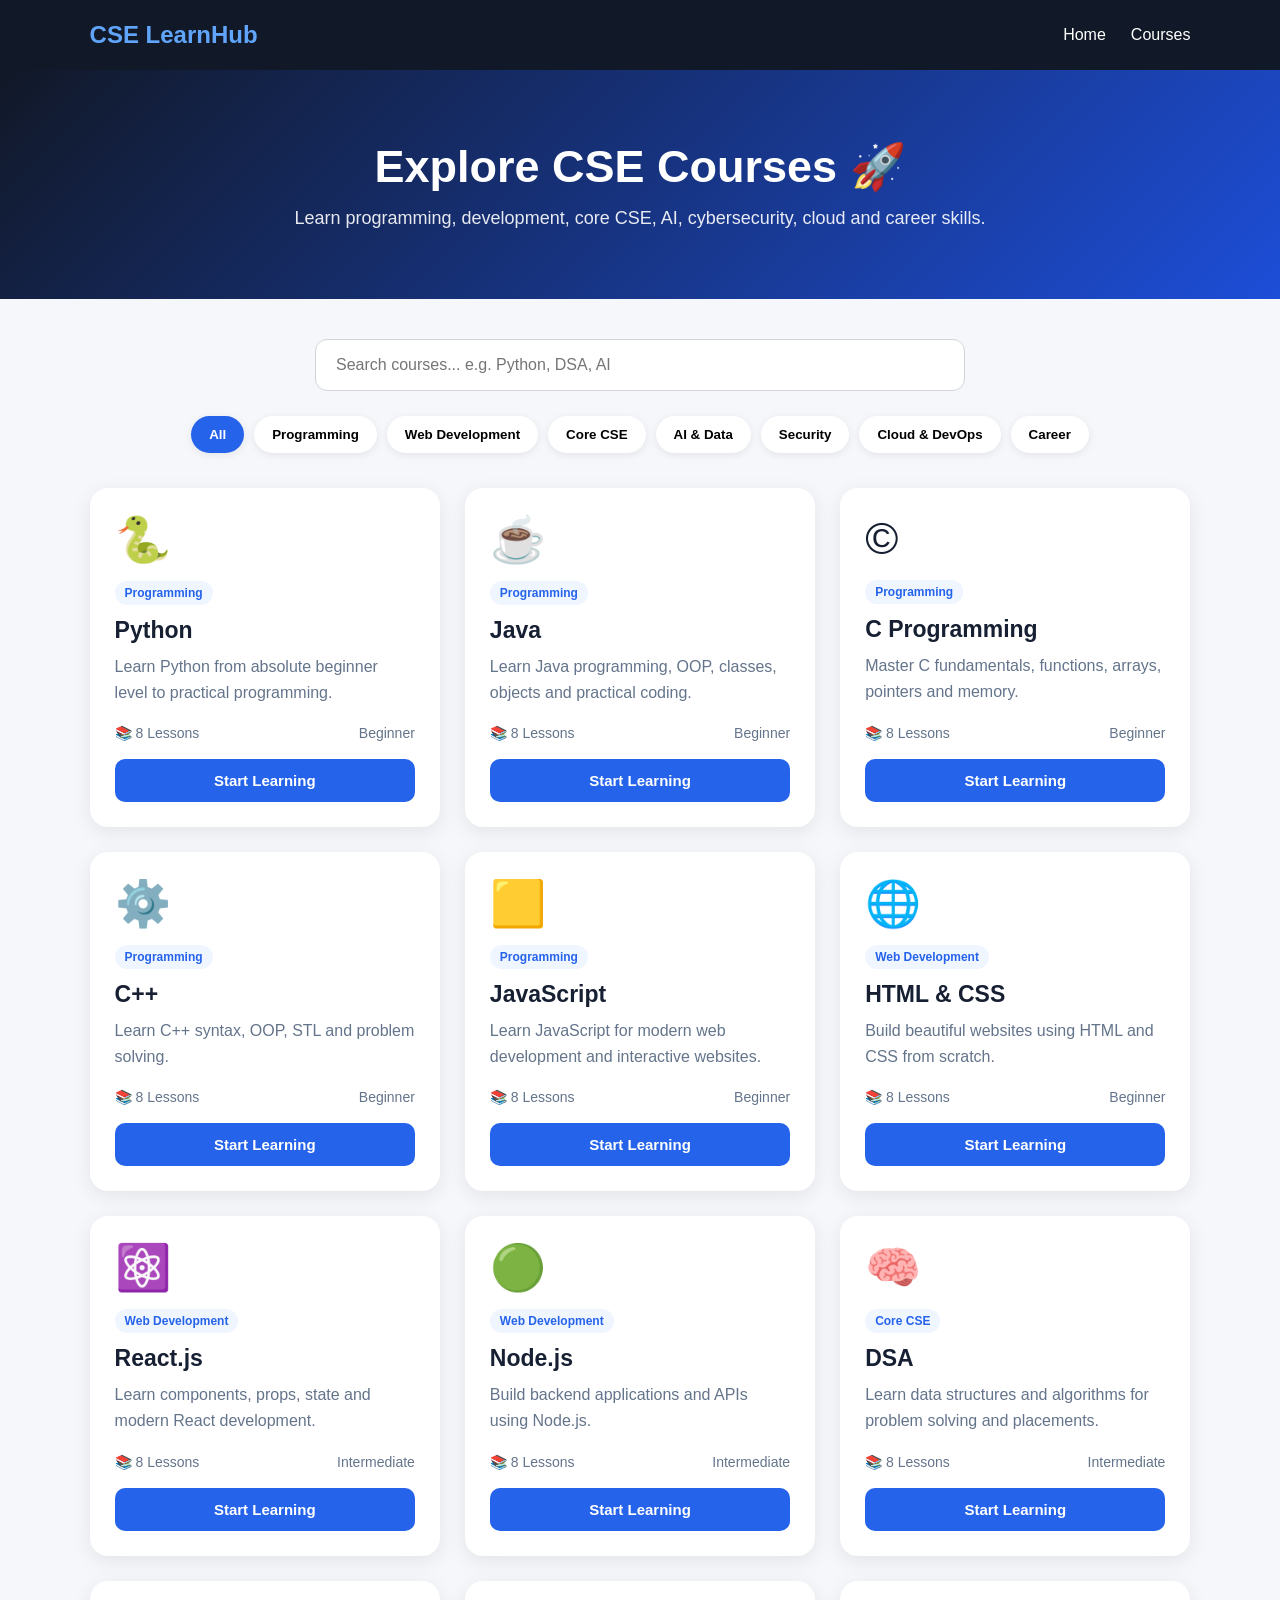
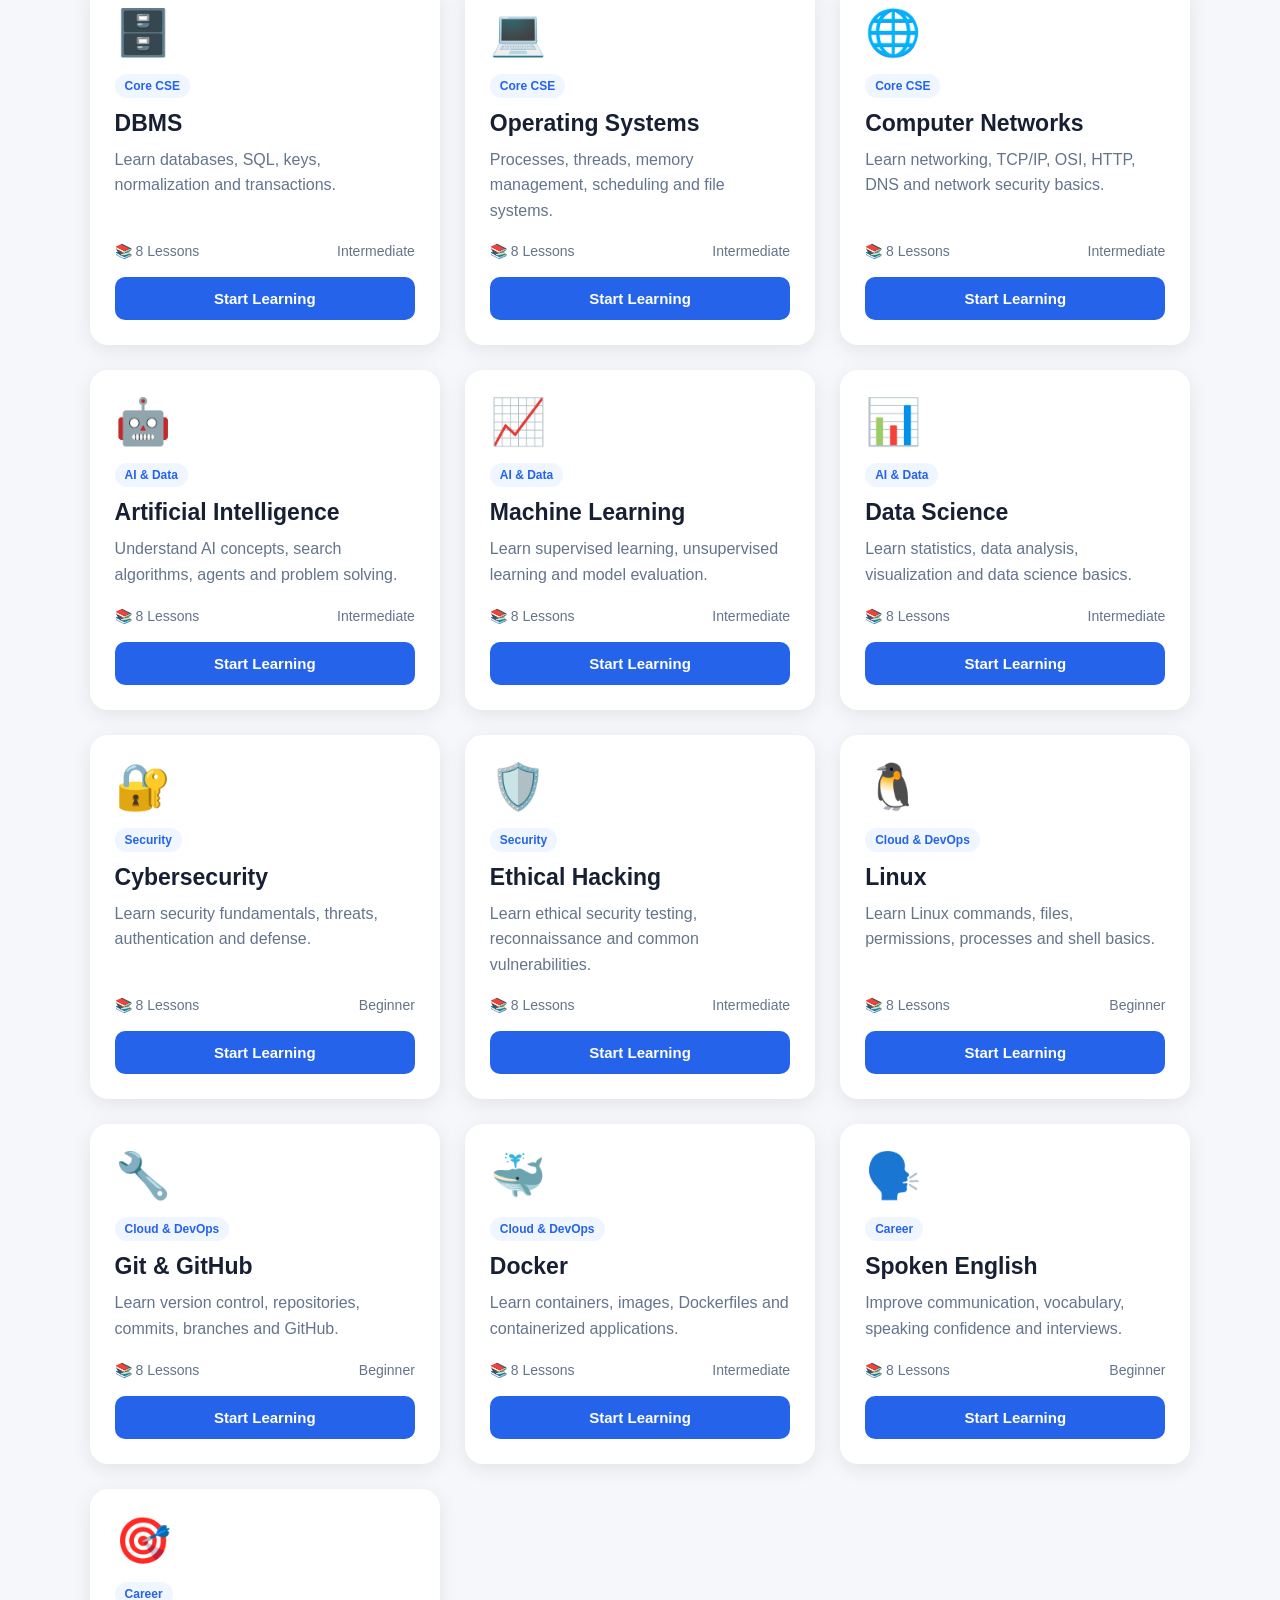
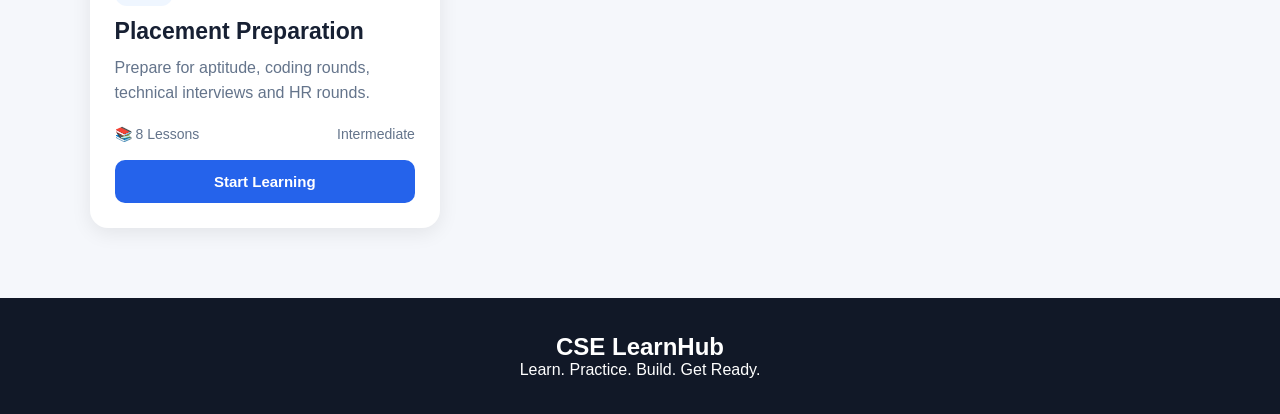
<file: CSE-LearnHub/courses.html>
<!DOCTYPE html>
<html lang="en">
<head>
    <meta charset="UTF-8">
    <meta name="viewport" content="width=device-width, initial-scale=1.0">

    <title>CSE LearnHub - Courses</title>

    <style>
        * {
            margin: 0;
            padding: 0;
            box-sizing: border-box;
        }

        body {
            font-family: Arial, sans-serif;
            background: #f5f7fb;
            color: #172033;
        }

        nav {
            height: 70px;
            background: #111827;
            color: white;
            display: flex;
            align-items: center;
            justify-content: space-between;
            padding: 0 7%;
            position: sticky;
            top: 0;
            z-index: 100;
        }

        .logo {
            font-size: 24px;
            font-weight: bold;
            color: #60a5fa;
            text-decoration: none;
        }

        .nav-links {
            display: flex;
            gap: 25px;
        }

        .nav-links a {
            color: white;
            text-decoration: none;
            font-weight: 500;
        }

        .nav-links a:hover {
            color: #60a5fa;
        }

        .hero {
            background: linear-gradient(135deg, #111827, #1d4ed8);
            color: white;
            padding: 70px 7%;
            text-align: center;
        }

        .hero h1 {
            font-size: 45px;
            margin-bottom: 15px;
        }

        .hero p {
            font-size: 18px;
            opacity: .9;
        }

        .container {
            width: 86%;
            max-width: 1400px;
            margin: 40px auto;
        }

        .search-box {
            display: flex;
            justify-content: center;
            margin-bottom: 25px;
        }

        #search {
            width: 100%;
            max-width: 650px;
            padding: 16px 20px;
            border: 1px solid #d1d5db;
            border-radius: 12px;
            font-size: 16px;
            outline: none;
        }

        #search:focus {
            border-color: #2563eb;
        }

        .filters {
            display: flex;
            flex-wrap: wrap;
            justify-content: center;
            gap: 10px;
            margin-bottom: 35px;
        }

        .filter-btn {
            border: none;
            padding: 11px 18px;
            border-radius: 25px;
            background: white;
            cursor: pointer;
            font-weight: bold;
            box-shadow: 0 2px 8px rgba(0,0,0,.08);
        }

        .filter-btn.active,
        .filter-btn:hover {
            background: #2563eb;
            color: white;
        }

        .course-grid {
            display: grid;
            grid-template-columns: repeat(auto-fit, minmax(280px, 1fr));
            gap: 25px;
        }

        .course-card {
            background: white;
            border-radius: 18px;
            padding: 25px;
            box-shadow: 0 5px 20px rgba(0,0,0,.08);
            transition: .25s;
            display: flex;
            flex-direction: column;
        }

        .course-card:hover {
            transform: translateY(-6px);
            box-shadow: 0 12px 30px rgba(0,0,0,.13);
        }

        .course-icon {
            font-size: 45px;
            margin-bottom: 15px;
        }

        .course-category {
            display: inline-block;
            width: fit-content;
            background: #eff6ff;
            color: #2563eb;
            padding: 5px 10px;
            border-radius: 20px;
            font-size: 12px;
            font-weight: bold;
            margin-bottom: 12px;
        }

        .course-card h2 {
            font-size: 23px;
            margin-bottom: 10px;
        }

        .course-card p {
            color: #64748b;
            line-height: 1.6;
            flex: 1;
            margin-bottom: 20px;
        }

        .course-info {
            display: flex;
            justify-content: space-between;
            color: #64748b;
            font-size: 14px;
            margin-bottom: 18px;
        }

        .start-btn {
            border: none;
            background: #2563eb;
            color: white;
            padding: 13px;
            border-radius: 10px;
            font-size: 15px;
            font-weight: bold;
            cursor: pointer;
        }

        .start-btn:hover {
            background: #1d4ed8;
        }

        .empty {
            display: none;
            text-align: center;
            padding: 50px;
            color: #64748b;
            font-size: 20px;
        }

        footer {
            margin-top: 70px;
            background: #111827;
            color: white;
            text-align: center;
            padding: 35px;
        }

        @media(max-width:700px) {
            .nav-links {
                display: none;
            }

            .hero h1 {
                font-size: 32px;
            }

            .container {
                width: 92%;
            }
        }
    </style>
</head>

<body>

<nav>
    <a href="index.html" class="logo">CSE LearnHub</a>

    <div class="nav-links">
        <a href="index.html">Home</a>
        <a href="courses.html">Courses</a>
    </div>
</nav>

<section class="hero">
    <h1>Explore CSE Courses 🚀</h1>
    <p>Learn programming, development, core CSE, AI, cybersecurity, cloud and career skills.</p>
</section>

<div class="container">

    <div class="search-box">
        <input
            type="text"
            id="search"
            placeholder="Search courses... e.g. Python, DSA, AI"
        >
    </div>

    <div class="filters">
        <button class="filter-btn active" data-filter="all">All</button>
        <button class="filter-btn" data-filter="programming">Programming</button>
        <button class="filter-btn" data-filter="web">Web Development</button>
        <button class="filter-btn" data-filter="core">Core CSE</button>
        <button class="filter-btn" data-filter="ai">AI & Data</button>
        <button class="filter-btn" data-filter="security">Security</button>
        <button class="filter-btn" data-filter="cloud">Cloud & DevOps</button>
        <button class="filter-btn" data-filter="career">Career</button>
    </div>

    <div class="course-grid" id="courseGrid">

        <!-- 1 -->
        <div class="course-card" data-category="programming" data-name="python">
            <div class="course-icon">🐍</div>
            <span class="course-category">Programming</span>
            <h2>Python</h2>
            <p>Learn Python from absolute beginner level to practical programming.</p>
            <div class="course-info">
                <span>📚 8 Lessons</span>
                <span>Beginner</span>
            </div>
            <button class="start-btn" onclick="startLearning('python')">
                Start Learning
            </button>
        </div>

        <!-- 2 -->
        <div class="course-card" data-category="programming" data-name="java">
            <div class="course-icon">☕</div>
            <span class="course-category">Programming</span>
            <h2>Java</h2>
            <p>Learn Java programming, OOP, classes, objects and practical coding.</p>
            <div class="course-info">
                <span>📚 8 Lessons</span>
                <span>Beginner</span>
            </div>
            <button class="start-btn" onclick="startLearning('java')">
                Start Learning
            </button>
        </div>

        <!-- 3 -->
        <div class="course-card" data-category="programming" data-name="c programming">
            <div class="course-icon">©️</div>
            <span class="course-category">Programming</span>
            <h2>C Programming</h2>
            <p>Master C fundamentals, functions, arrays, pointers and memory.</p>
            <div class="course-info">
                <span>📚 8 Lessons</span>
                <span>Beginner</span>
            </div>
            <button class="start-btn" onclick="startLearning('c')">
                Start Learning
            </button>
        </div>

        <!-- 4 -->
        <div class="course-card" data-category="programming" data-name="c++ cpp">
            <div class="course-icon">⚙️</div>
            <span class="course-category">Programming</span>
            <h2>C++</h2>
            <p>Learn C++ syntax, OOP, STL and problem solving.</p>
            <div class="course-info">
                <span>📚 8 Lessons</span>
                <span>Beginner</span>
            </div>
            <button class="start-btn" onclick="startLearning('cpp')">
                Start Learning
            </button>
        </div>

        <!-- 5 -->
        <div class="course-card" data-category="programming" data-name="javascript js">
            <div class="course-icon">🟨</div>
            <span class="course-category">Programming</span>
            <h2>JavaScript</h2>
            <p>Learn JavaScript for modern web development and interactive websites.</p>
            <div class="course-info">
                <span>📚 8 Lessons</span>
                <span>Beginner</span>
            </div>
            <button class="start-btn" onclick="startLearning('javascript')">
                Start Learning
            </button>
        </div>

        <!-- 6 -->
        <div class="course-card" data-category="web" data-name="html css">
            <div class="course-icon">🌐</div>
            <span class="course-category">Web Development</span>
            <h2>HTML & CSS</h2>
            <p>Build beautiful websites using HTML and CSS from scratch.</p>
            <div class="course-info">
                <span>📚 8 Lessons</span>
                <span>Beginner</span>
            </div>
            <button class="start-btn" onclick="startLearning('html-css')">
                Start Learning
            </button>
        </div>

        <!-- 7 -->
        <div class="course-card" data-category="web" data-name="react reactjs">
            <div class="course-icon">⚛️</div>
            <span class="course-category">Web Development</span>
            <h2>React.js</h2>
            <p>Learn components, props, state and modern React development.</p>
            <div class="course-info">
                <span>📚 8 Lessons</span>
                <span>Intermediate</span>
            </div>
            <button class="start-btn" onclick="startLearning('react')">
                Start Learning
            </button>
        </div>

        <!-- 8 -->
        <div class="course-card" data-category="web" data-name="node nodejs">
            <div class="course-icon">🟢</div>
            <span class="course-category">Web Development</span>
            <h2>Node.js</h2>
            <p>Build backend applications and APIs using Node.js.</p>
            <div class="course-info">
                <span>📚 8 Lessons</span>
                <span>Intermediate</span>
            </div>
            <button class="start-btn" onclick="startLearning('node')">
                Start Learning
            </button>
        </div>

        <!-- 9 -->
        <div class="course-card" data-category="core" data-name="dsa data structures algorithms">
            <div class="course-icon">🧠</div>
            <span class="course-category">Core CSE</span>
            <h2>DSA</h2>
            <p>Learn data structures and algorithms for problem solving and placements.</p>
            <div class="course-info">
                <span>📚 8 Lessons</span>
                <span>Intermediate</span>
            </div>
            <button class="start-btn" onclick="startLearning('dsa')">
                Start Learning
            </button>
        </div>

        <!-- 10 -->
        <div class="course-card" data-category="core" data-name="dbms database">
            <div class="course-icon">🗄️</div>
            <span class="course-category">Core CSE</span>
            <h2>DBMS</h2>
            <p>Learn databases, SQL, keys, normalization and transactions.</p>
            <div class="course-info">
                <span>📚 8 Lessons</span>
                <span>Intermediate</span>
            </div>
            <button class="start-btn" onclick="startLearning('dbms')">
                Start Learning
            </button>
        </div>

        <!-- 11 -->
        <div class="course-card" data-category="core" data-name="operating systems os">
            <div class="course-icon">💻</div>
            <span class="course-category">Core CSE</span>
            <h2>Operating Systems</h2>
            <p>Processes, threads, memory management, scheduling and file systems.</p>
            <div class="course-info">
                <span>📚 8 Lessons</span>
                <span>Intermediate</span>
            </div>
            <button class="start-btn" onclick="startLearning('os')">
                Start Learning
            </button>
        </div>

        <!-- 12 -->
        <div class="course-card" data-category="core" data-name="computer networks networking">
            <div class="course-icon">🌐</div>
            <span class="course-category">Core CSE</span>
            <h2>Computer Networks</h2>
            <p>Learn networking, TCP/IP, OSI, HTTP, DNS and network security basics.</p>
            <div class="course-info">
                <span>📚 8 Lessons</span>
                <span>Intermediate</span>
            </div>
            <button class="start-btn" onclick="startLearning('networks')">
                Start Learning
            </button>
        </div>

        <!-- 13 -->
        <div class="course-card" data-category="ai" data-name="artificial intelligence ai">
            <div class="course-icon">🤖</div>
            <span class="course-category">AI & Data</span>
            <h2>Artificial Intelligence</h2>
            <p>Understand AI concepts, search algorithms, agents and problem solving.</p>
            <div class="course-info">
                <span>📚 8 Lessons</span>
                <span>Intermediate</span>
            </div>
            <button class="start-btn" onclick="startLearning('ai')">
                Start Learning
            </button>
        </div>

        <!-- 14 -->
        <div class="course-card" data-category="ai" data-name="machine learning ml">
            <div class="course-icon">📈</div>
            <span class="course-category">AI & Data</span>
            <h2>Machine Learning</h2>
            <p>Learn supervised learning, unsupervised learning and model evaluation.</p>
            <div class="course-info">
                <span>📚 8 Lessons</span>
                <span>Intermediate</span>
            </div>
            <button class="start-btn" onclick="startLearning('ml')">
                Start Learning
            </button>
        </div>

        <!-- 15 -->
        <div class="course-card" data-category="ai" data-name="data science datascience">
            <div class="course-icon">📊</div>
            <span class="course-category">AI & Data</span>
            <h2>Data Science</h2>
            <p>Learn statistics, data analysis, visualization and data science basics.</p>
            <div class="course-info">
                <span>📚 8 Lessons</span>
                <span>Intermediate</span>
            </div>
            <button class="start-btn" onclick="startLearning('data-science')">
                Start Learning
            </button>
        </div>

        <!-- 16 -->
        <div class="course-card" data-category="security" data-name="cybersecurity cyber security">
            <div class="course-icon">🔐</div>
            <span class="course-category">Security</span>
            <h2>Cybersecurity</h2>
            <p>Learn security fundamentals, threats, authentication and defense.</p>
            <div class="course-info">
                <span>📚 8 Lessons</span>
                <span>Beginner</span>
            </div>
            <button class="start-btn" onclick="startLearning('cybersecurity')">
                Start Learning
            </button>
        </div>

        <!-- 17 -->
        <div class="course-card" data-category="security" data-name="ethical hacking hacking">
            <div class="course-icon">🛡️</div>
            <span class="course-category">Security</span>
            <h2>Ethical Hacking</h2>
            <p>Learn ethical security testing, reconnaissance and common vulnerabilities.</p>
            <div class="course-info">
                <span>📚 8 Lessons</span>
                <span>Intermediate</span>
            </div>
            <button class="start-btn" onclick="startLearning('ethical-hacking')">
                Start Learning
            </button>
        </div>

        <!-- 18 -->
        <div class="course-card" data-category="cloud" data-name="linux">
            <div class="course-icon">🐧</div>
            <span class="course-category">Cloud & DevOps</span>
            <h2>Linux</h2>
            <p>Learn Linux commands, files, permissions, processes and shell basics.</p>
            <div class="course-info">
                <span>📚 8 Lessons</span>
                <span>Beginner</span>
            </div>
            <button class="start-btn" onclick="startLearning('linux')">
                Start Learning
            </button>
        </div>

        <!-- 19 -->
        <div class="course-card" data-category="cloud" data-name="git github">
            <div class="course-icon">🔧</div>
            <span class="course-category">Cloud & DevOps</span>
            <h2>Git & GitHub</h2>
            <p>Learn version control, repositories, commits, branches and GitHub.</p>
            <div class="course-info">
                <span>📚 8 Lessons</span>
                <span>Beginner</span>
            </div>
            <button class="start-btn" onclick="startLearning('git')">
                Start Learning
            </button>
        </div>

        <!-- 20 -->
        <div class="course-card" data-category="cloud" data-name="docker">
            <div class="course-icon">🐳</div>
            <span class="course-category">Cloud & DevOps</span>
            <h2>Docker</h2>
            <p>Learn containers, images, Dockerfiles and containerized applications.</p>
            <div class="course-info">
                <span>📚 8 Lessons</span>
                <span>Intermediate</span>
            </div>
            <button class="start-btn" onclick="startLearning('docker')">
                Start Learning
            </button>
        </div>

        <!-- 21 -->
        <div class="course-card" data-category="career" data-name="spoken english communication">
            <div class="course-icon">🗣️</div>
            <span class="course-category">Career</span>
            <h2>Spoken English</h2>
            <p>Improve communication, vocabulary, speaking confidence and interviews.</p>
            <div class="course-info">
                <span>📚 8 Lessons</span>
                <span>Beginner</span>
            </div>
            <button class="start-btn" onclick="startLearning('spoken-english')">
                Start Learning
            </button>
        </div>

        <!-- 22 -->
        <div class="course-card" data-category="career" data-name="placement interview jobs">
            <div class="course-icon">🎯</div>
            <span class="course-category">Career</span>
            <h2>Placement Preparation</h2>
            <p>Prepare for aptitude, coding rounds, technical interviews and HR rounds.</p>
            <div class="course-info">
                <span>📚 8 Lessons</span>
                <span>Intermediate</span>
            </div>
            <button class="start-btn" onclick="startLearning('placement')">
                Start Learning
            </button>
        </div>

    </div>

    <div class="empty" id="empty">
        No courses found 😕
    </div>

</div>

<footer>
    <h2>CSE LearnHub</h2>
    <p>Learn. Practice. Build. Get Ready.</p>
</footer>

<script>

    function startLearning(courseId) {
        window.location.href =
            "course.html?course=" +
            encodeURIComponent(courseId);
    }

    const search = document.getElementById("search");
    const cards = document.querySelectorAll(".course-card");
    const filterButtons = document.querySelectorAll(".filter-btn");
    const empty = document.getElementById("empty");

    let currentFilter = "all";

    function filterCourses() {

        const text =
            search.value.toLowerCase().trim();

        let visible = 0;

        cards.forEach(card => {

            const name =
                card.dataset.name.toLowerCase();

            const category =
                card.dataset.category;

            const matchesSearch =
                name.includes(text);

            const matchesFilter =
                currentFilter === "all" ||
                category === currentFilter;

            if (matchesSearch && matchesFilter) {

                card.style.display = "flex";
                visible++;

            } else {

                card.style.display = "none";

            }

        });

        empty.style.display =
            visible === 0 ? "block" : "none";
    }

    search.addEventListener("input", filterCourses);

    filterButtons.forEach(button => {

        button.addEventListener("click", function() {

            filterButtons.forEach(btn =>
                btn.classList.remove("active")
            );

            this.classList.add("active");

            currentFilter =
                this.dataset.filter;

            filterCourses();

        });

    });

</script>

</body>
</html>
</file>
<file: css/style.css>
/* =========================================================
   CSE LEARNHUB
   PROFESSIONAL BLACK + BLUE THEME
========================================================= */

* {
    margin: 0;
    padding: 0;
    box-sizing: border-box;
}

html {
    scroll-behavior: smooth;
}

body {
    font-family: Inter, "Segoe UI", Arial, sans-serif;

    background:
        radial-gradient(
            circle at 10% 10%,
            rgba(0, 119, 255, 0.12),
            transparent 28%
        ),
        radial-gradient(
            circle at 90% 30%,
            rgba(0, 183, 255, 0.08),
            transparent 30%
        ),
        linear-gradient(
            135deg,
            #01030a,
            #020617 45%,
            #03152b
        );

    color: #f5f9ff;
    min-height: 100vh;
    overflow-x: hidden;
}

a {
    color: inherit;
    text-decoration: none;
}

button,
input,
select {
    font-family: inherit;
}

::selection {
    background: #009dff;
    color: white;
}


/* =========================================================
   SCROLLBAR
========================================================= */

::-webkit-scrollbar {
    width: 9px;
}

::-webkit-scrollbar-track {
    background: #020617;
}

::-webkit-scrollbar-thumb {
    background: linear-gradient(
        #0077ff,
        #00b7ff
    );

    border-radius: 20px;
}


/* =========================================================
   CURSOR GLOW
========================================================= */

.cursor-glow {
    position: fixed;

    width: 260px;
    height: 260px;

    border-radius: 50%;

    pointer-events: none;

    background:
        radial-gradient(
            circle,
            rgba(0, 170, 255, 0.12),
            rgba(0, 170, 255, 0.04) 40%,
            transparent 70%
        );

    transform: translate(-50%, -50%);

    z-index: 9999;

    mix-blend-mode: screen;
}


/* =========================================================
   NAVBAR
========================================================= */

.navbar {
    position: sticky;
    top: 0;
    z-index: 1000;

    width: 100%;

    display: flex;
    align-items: center;
    justify-content: space-between;

    padding: 18px 7%;

    background: rgba(2, 6, 23, 0.78);

    border-bottom:
        1px solid
        rgba(0, 170, 255, 0.15);

    backdrop-filter: blur(18px);
    -webkit-backdrop-filter: blur(18px);
}

.logo {
    font-size: 1.5rem;
    font-weight: 900;

    letter-spacing: -0.7px;

    color: white;
    white-space: nowrap;
}

.logo span {
    color: #00aaff;

    text-shadow:
        0 0 18px
        rgba(0, 170, 255, 0.8);
}

.nav-links {
    display: flex;
    align-items: center;
    gap: 30px;
}

.nav-links a {
    color: #9eb3cb;

    font-size: 0.95rem;
    font-weight: 650;

    transition:
        color 0.3s ease,
        transform 0.3s ease;
}

.nav-links a:hover,
.nav-links a.active {
    color: #00b7ff;

    text-shadow:
        0 0 14px
        rgba(0, 183, 255, 0.45);
}

.nav-links a:hover {
    transform: translateY(-2px);
}


/* =========================================================
   HERO
========================================================= */

.hero {
    min-height: 720px;

    display: grid;

    grid-template-columns:
        1.05fr
        0.95fr;

    align-items: center;

    gap: 45px;

    padding: 80px 8%;

    position: relative;

    overflow: hidden;
}

.hero::before {
    content: "";

    position: absolute;

    width: 650px;
    height: 650px;

    left: -350px;
    top: -300px;

    border-radius: 50%;

    background:
        radial-gradient(
            circle,
            rgba(0, 119, 255, 0.18),
            transparent 70%
        );

    pointer-events: none;
}

.hero::after {
    content: "";

    position: absolute;

    width: 500px;
    height: 500px;

    right: -250px;
    bottom: -250px;

    border-radius: 50%;

    background:
        radial-gradient(
            circle,
            rgba(0, 183, 255, 0.10),
            transparent 70%
        );

    pointer-events: none;
}


/* =========================================================
   HERO CONTENT
========================================================= */

.hero-content {
    position: relative;
    z-index: 2;
}

.hero-badge {
    display: inline-flex;

    align-items: center;

    padding: 9px 17px;

    border:
        1px solid
        rgba(0, 170, 255, 0.35);

    border-radius: 999px;

    background:
        rgba(0, 170, 255, 0.07);

    color: #79d9ff;

    font-size: 0.78rem;
    font-weight: 800;

    letter-spacing: 0.7px;

    box-shadow:
        0 0 25px
        rgba(0, 170, 255, 0.08),

        inset 0 0 15px
        rgba(0, 170, 255, 0.04);
}

.hero h1 {
    margin: 25px 0;

    font-size:
        clamp(
            3.4rem,
            6vw,
            6.3rem
        );

    line-height: 0.95;

    letter-spacing: -5px;

    font-weight: 950;
}

.hero h1 span {
    color: transparent;

    background:
        linear-gradient(
            90deg,
            #0088ff,
            #00d9ff,
            #3d7cff
        );

    -webkit-background-clip: text;
    background-clip: text;

    text-shadow:
        0 0 40px
        rgba(0, 170, 255, 0.18);
}

.hero-content p {
    max-width: 650px;

    color: #91a7c1;

    font-size: 1.08rem;

    line-height: 1.8;

    margin-bottom: 32px;
}


/* =========================================================
   BUTTONS
========================================================= */

.hero-buttons {
    display: flex;

    gap: 15px;

    flex-wrap: wrap;
}

.btn {
    display: inline-flex;

    align-items: center;
    justify-content: center;

    min-height: 50px;

    padding: 13px 23px;

    border-radius: 12px;

    font-size: 0.95rem;
    font-weight: 800;

    transition: 0.35s ease;
}

.btn-primary {
    color: white;

    background:
        linear-gradient(
            135deg,
            #0077ff,
            #00b7ff
        );

    box-shadow:
        0 10px 35px
        rgba(0, 119, 255, 0.28),

        0 0 30px
        rgba(0, 170, 255, 0.10);
}

.btn-primary:hover {
    transform:
        translateY(-4px)
        scale(1.03);

    box-shadow:
        0 18px 45px
        rgba(0, 119, 255, 0.40),

        0 0 45px
        rgba(0, 170, 255, 0.22);
}

.btn-secondary {
    color: #b9d9f4;

    border:
        1px solid
        rgba(0, 170, 255, 0.28);

    background:
        rgba(0, 170, 255, 0.05);
}

.btn-secondary:hover {
    color: white;

    border-color:
        rgba(0, 170, 255, 0.65);

    background:
        rgba(0, 170, 255, 0.09);

    transform:
        translateY(-4px);
}


/* =========================================================
   3D HERO VISUAL
========================================================= */

.hero-visual {
    min-height: 520px;

    display: flex;

    align-items: center;
    justify-content: center;

    position: relative;

    perspective: 1100px;

    transform-style: preserve-3d;

    transform:
        rotateX(var(--vrx, 0deg))
        rotateY(var(--vry, 0deg));

    transition: transform 0.25s ease-out;
}


/* =========================================================
   3D IMAGE CONTAINER
   GAP FIXED HERE
========================================================= */

.learning-image-container {
    width: min(100%, 500px);

    aspect-ratio: 1 / 1;

    display: flex;

    align-items: center;
    justify-content: center;

    position: relative;

    z-index: 3;

    border-radius: 50%;

    background:
        radial-gradient(
            circle,
            rgba(0, 170, 255, 0.18),
            rgba(0, 50, 120, 0.08) 55%,
            transparent 72%
        );

    box-shadow:
        0 0 40px
        rgba(0, 140, 255, 0.25),

        0 0 110px
        rgba(0, 90, 255, 0.13);

    overflow: hidden;

    animation:
        learningFloat
        5s
        ease-in-out
        infinite;
}


/* =========================================================
   3D LEARNING IMAGE
========================================================= */

.learning-3d-image {
    width: 115%;

    height: 115%;

    max-width: none;

    object-fit: cover;

    border-radius: 50%;

    transform: scale(1.08);

    filter:
        drop-shadow(
            0 0 25px
            rgba(0, 170, 255, 0.55)
        )

        drop-shadow(
            0 0 60px
            rgba(0, 100, 255, 0.25)
        );

    transition:
        transform
        0.5s
        ease;
}

.learning-image-container:hover
.learning-3d-image {
    transform:
        scale(1.14);
}


/* =========================================================
   ORBIT RINGS
========================================================= */

.image-ring {
    position: absolute;

    border:
        1px solid
        rgba(0, 183, 255, 0.30);

    border-radius: 50%;

    pointer-events: none;

    z-index: 2;
}

.ring-one {
    width: 510px;
    height: 180px;

    transform:
        translateZ(-45px)
        rotate(-25deg);

    animation:
        ringRotateOne
        9s
        linear
        infinite;
}

.ring-two {
    width: 550px;
    height: 230px;

    transform:
        translateZ(-90px)
        rotate(55deg);

    border-color:
        rgba(0, 119, 255, 0.22);

    animation:
        ringRotateTwo
        12s
        linear
        infinite;
}

.ring-three {
    width: 420px;
    height: 130px;

    transform:
        translateZ(35px)
        rotate(120deg);

    border-color:
        rgba(0, 217, 255, 0.18);

    animation:
        ringRotateThree
        7s
        linear
        infinite;
}


@keyframes ringRotateOne {

    from {
        rotate: 0deg;
    }

    to {
        rotate: 360deg;
    }
}


@keyframes ringRotateTwo {

    from {
        rotate: 360deg;
    }

    to {
        rotate: 0deg;
    }
}


@keyframes ringRotateThree {

    from {
        rotate: 0deg;
    }

    to {
        rotate: 360deg;
    }
}


@keyframes learningFloat {

    0%,
    100% {
        transform:
            translateY(0);
    }

    50% {
        transform:
            translateY(-14px);
    }
}


/* =========================================================
   SECTIONS
========================================================= */

.section {
    padding: 90px 8%;

    position: relative;
}

.section-title {
    text-align: center;

    margin-bottom: 50px;
}

.section-label {
    display: inline-block;

    margin-bottom: 12px;

    color: #00b7ff;

    font-size: 0.75rem;

    font-weight: 900;

    letter-spacing: 2px;
}

.section-title h2 {
    font-size:
        clamp(
            2rem,
            4vw,
            3.2rem
        );

    margin-bottom: 12px;

    font-weight: 900;

    letter-spacing: -1.5px;
}

.section-title p {
    max-width: 650px;

    margin: auto;

    color: #8ea5bf;

    line-height: 1.7;
}


/* =========================================================
   CATEGORY GRID
========================================================= */

.category-grid {
    display: grid;

    grid-template-columns:
        repeat(
            auto-fit,
            minmax(
                230px,
                1fr
            )
        );

    gap: 22px;
}

.category-card {
    min-height: 220px;

    padding: 30px;

    position: relative;

    overflow: hidden;

    border:
        1px solid
        rgba(0, 170, 255, 0.18);

    border-radius: 20px;

    background:
        linear-gradient(
            145deg,
            rgba(10, 30, 60, 0.88),
            rgba(3, 10, 25, 0.95)
        );

    box-shadow:
        0 20px 45px
        rgba(0, 0, 0, 0.35),

        inset 0 1px
        rgba(255, 255, 255, 0.04);

    transform-style: preserve-3d;

    transition: 0.4s ease;
}

.category-card::before {
    content: "";

    position: absolute;

    width: 150px;
    height: 150px;

    right: -70px;
    top: -70px;

    border-radius: 50%;

    background:
        rgba(0, 170, 255, 0.08);

    filter: blur(20px);
}

.category-card:hover {
    transform: translateY(-6px);

    border-color:
        rgba(0, 170, 255, 0.55);

    box-shadow:
        0 30px 60px
        rgba(0, 0, 0, 0.45),

        0 0 35px
        rgba(0, 170, 255, 0.13);
}

.category-icon {
    width: 65px;
    height: 65px;

    display: flex;

    align-items: center;
    justify-content: center;

    margin-bottom: 20px;

    border-radius: 17px;

    font-size: 2rem;

    background:
        linear-gradient(
            135deg,
            rgba(0, 119, 255, 0.25),
            rgba(0, 183, 255, 0.07)
        );

    border:
        1px solid
        rgba(0, 170, 255, 0.22);

    filter:
        drop-shadow(
            0 0 12px
            rgba(0, 170, 255, 0.20)
        );
}

.category-card h3 {
    margin-bottom: 10px;

    font-size: 1.25rem;
}

.category-card p {
    color: #8ea5bf;

    line-height: 1.6;
}

.card-arrow {
    position: absolute;

    right: 25px;
    bottom: 22px;

    color: #00b7ff;

    font-size: 1.4rem;

    transition: 0.3s ease;
}

.category-card:hover .card-arrow {
    transform:
        translateX(6px);
}


/* =========================================================
   COURSE GRID
========================================================= */

.course-grid {
    display: grid;

    grid-template-columns:
        repeat(
            auto-fit,
            minmax(
                260px,
                1fr
            )
        );

    gap: 22px;
}

.course-card {
    min-height: 260px;

    padding: 28px;

    display: flex;

    flex-direction: column;

    position: relative;

    overflow: hidden;

    border:
        1px solid
        rgba(0, 170, 255, 0.18);

    border-radius: 20px;

    background:
        linear-gradient(
            145deg,
            rgba(9, 25, 50, 0.90),
            rgba(2, 8, 20, 0.96)
        );

    transition: 0.4s ease;

    transform-style: preserve-3d;
}

.course-card:hover {
    transform: translateY(-6px);

    border-color:
        rgba(0, 170, 255, 0.6);

    box-shadow:
        0 25px 60px
        rgba(0, 0, 0, 0.45),

        0 0 35px
        rgba(0, 170, 255, 0.14);
}

.course-icon {
    width: 65px;
    height: 65px;

    display: flex;

    align-items: center;
    justify-content: center;

    margin-bottom: 20px;

    border-radius: 16px;

    font-size: 2rem;

    background:
        linear-gradient(
            135deg,
            rgba(0, 119, 255, 0.25),
            rgba(0, 183, 255, 0.07)
        );

    border:
        1px solid
        rgba(0, 170, 255, 0.22);
}

.course-tag {
    color: #00b7ff;

    font-size: 0.68rem;

    font-weight: 900;

    letter-spacing: 1.5px;
}

.course-info h3 {
    margin: 7px 0 10px;

    font-size: 1.3rem;
}

.course-info p {
    color: #8ea5bf;

    line-height: 1.6;
}

.course-arrow {
    margin-top: auto;

    align-self: flex-end;

    color: #00b7ff;

    font-size: 1.4rem;

    transition: 0.3s ease;
}

.course-card:hover .course-arrow {
    transform:
        translateX(7px);
}


/* =========================================================
   STATS
========================================================= */

.stats-section {
    padding:
        20px
        8%
        90px;
}

.stats-grid {
    display: grid;

    grid-template-columns:
        repeat(
            auto-fit,
            minmax(
                180px,
                1fr
            )
        );

    gap: 18px;
}

.stat-card {
    padding:
        32px
        20px;

    text-align: center;

    border:
        1px solid
        rgba(0, 170, 255, 0.16);

    border-radius: 18px;

    background:
        rgba(5, 15, 35, 0.65);

    box-shadow:
        inset 0 1px
        rgba(255, 255, 255, 0.04);

    transition: 0.3s ease;
}

.stat-card:hover {
    transform:
        translateY(-5px);

    border-color:
        rgba(0, 170, 255, 0.40);

    box-shadow:
        0 15px 35px
        rgba(0, 0, 0, 0.30);
}

.stat-card strong {
    display: block;

    margin-bottom: 8px;

    font-size: 2.4rem;

    color: #35c8ff;

    text-shadow:
        0 0 20px
        rgba(0, 170, 255, 0.4);
}

.stat-card span {
    color: #8ea5bf;

    font-size: 0.95rem;
}


/* =========================================================
   ABOUT
========================================================= */

.about-section {
    padding-top: 50px;
}

.about-box {
    max-width: 900px;

    margin: auto;

    padding: 55px;

    text-align: center;

    border:
        1px solid
        rgba(0, 170, 255, 0.20);

    border-radius: 28px;

    background:
        linear-gradient(
            145deg,
            rgba(8, 25, 52, 0.80),
            rgba(2, 8, 20, 0.92)
        );

    box-shadow:
        0 30px 70px
        rgba(0, 0, 0, 0.35),

        0 0 50px
        rgba(0, 119, 255, 0.06);
}

.about-box h2 {
    margin:
        12px
        0
        20px;

    font-size:
        clamp(
            2rem,
            4vw,
            3rem
        );

    letter-spacing:
        -1.5px;
}

.about-box h2 span {
    color: #00b7ff;
}

.about-box p {
    max-width: 720px;

    margin:
        0
        auto
        15px;

    color: #8ea5bf;

    line-height: 1.8;
}

.about-box .btn {
    margin-top: 15px;
}


/* =========================================================
   FOOTER
========================================================= */

.footer {
    padding:
        45px
        8%
        25px;

    text-align: center;

    border-top:
        1px solid
        rgba(0, 170, 255, 0.12);

    background:
        rgba(1, 4, 12, 0.85);
}

.footer-logo {
    font-size: 1.4rem;

    font-weight: 900;

    margin-bottom: 8px;
}

.footer-logo span {
    color: #00aaff;
}

.footer p {
    color: #7188a2;

    margin-bottom: 22px;
}

.footer-links {
    display: flex;

    align-items: center;
    justify-content: center;

    gap: 25px;

    flex-wrap: wrap;

    margin-bottom: 28px;
}

.footer-links a {
    color: #8ea5bf;

    font-size: 0.9rem;

    transition: 0.3s ease;
}

.footer-links a:hover {
    color: #00b7ff;
}

.footer-bottom {
    padding-top: 22px;

    border-top:
        1px solid
        rgba(255, 255, 255, 0.05);

    color: #52677f;

    font-size: 0.82rem;
}


/* =========================================================
   RESPONSIVE
========================================================= */

@media (max-width: 950px) {

    .hero {
        grid-template-columns: 1fr;

        text-align: center;

        padding-top: 65px;
    }

    .hero-content p {
        margin-left: auto;
        margin-right: auto;
    }

    .hero-buttons {
        justify-content: center;
    }

    .hero-visual {
        min-height: 480px;
    }
}


@media (max-width: 700px) {

    .navbar {
        padding:
            15px
            5%;
    }

    .nav-links {
        gap: 14px;
    }

    .nav-links a {
        font-size: 0.82rem;
    }

    .hero {
        padding:
            55px
            5%;
    }

    .hero h1 {
        font-size: 3.4rem;

        letter-spacing:
            -2.5px;
    }

    .hero-content p {
        font-size: 1rem;
    }

    .hero-visual {
        min-height: 400px;
    }


    /* IMAGE GAP FIX */

    .learning-image-container {
        width: 360px;
        height: 360px;
    }

    .learning-3d-image {
        width: 120%;
        height: 120%;

        transform:
            scale(1.10);
    }

    .learning-image-container:hover
    .learning-3d-image {
        transform:
            scale(1.16);
    }

    .ring-one {
        width: 380px;
        height: 135px;
    }

    .ring-two {
        width: 410px;
        height: 165px;
    }

    .ring-three {
        width: 320px;
        height: 105px;
    }

    .section {
        padding:
            65px
            5%;
    }

    .about-box {
        padding:
            35px
            22px;
    }
}


@media (max-width: 480px) {

    .navbar {
        flex-direction: column;

        gap: 13px;
    }

    .nav-links {
        gap: 12px;
    }

    .nav-links a {
        font-size: 0.75rem;
    }

    .hero h1 {
        font-size: 2.8rem;
    }

    .hero-buttons {
        flex-direction: column;
    }

    .btn {
        width: 100%;
    }


    /* MOBILE IMAGE GAP FIX */

    .hero-visual {
        min-height: 340px;
    }

    .learning-image-container {
        width: 300px;
        height: 300px;
    }

    .learning-3d-image {
        width: 125%;
        height: 125%;

        transform:
            scale(1.12);
    }

    .learning-image-container:hover
    .learning-3d-image {
        transform:
            scale(1.18);
    }

    .ring-one {
        width: 320px;
        height: 115px;
    }

    .ring-two {
        width: 345px;
        height: 140px;
    }

    .ring-three {
        width: 270px;
        height: 95px;
    }
}


/* =========================================================
   MOBILE MENU BUTTON + DROPDOWN
========================================================= */

.menu-toggle {
    display: none;

    padding: 9px 15px;

    border:
        1px solid
        rgba(0, 170, 255, 0.28);

    border-radius: 12px;

    background:
        rgba(0, 170, 255, 0.08);

    color: #79d9ff;

    font-size: 1.4rem;
    line-height: 1;

    cursor: pointer;

    transition: 0.3s ease;
}

.menu-toggle:hover {
    border-color:
        rgba(0, 183, 255, 0.6);

    background:
        rgba(0, 170, 255, 0.16);
}

@media (max-width: 760px) {

    .menu-toggle {
        display: block;
    }

    .navbar {
        flex-direction: row;
        flex-wrap: wrap;

        align-items: center;
    }

    .nav-links {
        position: absolute;

        top: 100%;
        left: 0;
        right: 0;

        flex-direction: column;
        align-items: stretch;

        gap: 0;

        width: 100%;

        margin: 0;

        padding: 0 5%;

        max-height: 0;

        overflow: hidden;

        background:
            rgba(2, 6, 23, 0.98);

        border-bottom:
            1px solid
            rgba(0, 170, 255, 0.15);

        transition:
            max-height 0.35s ease,
            padding 0.35s ease;
    }

    .navbar.menu-open .nav-links {
        max-height: 420px;

        padding:
            10px
            5%
            18px;
    }

    .nav-links a {
        padding: 13px 0;

        border-bottom:
            1px solid
            rgba(255, 255, 255, 0.05);
    }
}


/* =========================================================
   BACK TO TOP
========================================================= */

.back-to-top {
    position: fixed;

    right: 26px;
    bottom: 26px;

    width: 48px;
    height: 48px;

    display: flex;

    align-items: center;
    justify-content: center;

    border: none;

    border-radius: 50%;

    background:
        linear-gradient(
            135deg,
            #0077ff,
            #00b7ff
        );

    color: white;

    font-size: 1.3rem;

    cursor: pointer;

    opacity: 0;
    visibility: hidden;

    transform: translateY(18px);

    box-shadow:
        0 12px 30px
        rgba(0, 140, 255, 0.35);

    transition: 0.35s ease;

    z-index: 2000;
}

.back-to-top.show {
    opacity: 1;
    visibility: visible;

    transform: translateY(0);
}

.back-to-top:hover {
    transform: translateY(-4px);
}


/* =========================================================
   REVEAL ON SCROLL
========================================================= */

.reveal {
    opacity: 0;

    transform: translateY(26px);

    transition:
        opacity 0.7s ease,
        transform 0.7s ease;
}

.reveal.visible {
    opacity: 1;

    transform: translateY(0);
}


/* =========================================================
   SHARED PAGE HERO (sub pages)
========================================================= */

.page-hero {
    position: relative;

    padding: 75px 8% 25px;

    text-align: center;
}

.page-hero .section-label {
    display: inline-block;

    margin-bottom: 14px;
}

.page-hero h1 {
    font-size:
        clamp(2rem, 5vw, 3.4rem);

    font-weight: 900;

    letter-spacing: -1.5px;

    margin-bottom: 16px;
}

.page-hero h1 span {
    color: #00b7ff;

    text-shadow:
        0 0 26px
        rgba(0, 183, 255, 0.45);
}

.page-hero p {
    max-width: 690px;

    margin: auto;

    color: #8ea5bf;

    line-height: 1.7;
}


/* =========================================================
   COURSES PAGE
========================================================= */

.container {
    width: 86%;
    max-width: 1400px;

    margin: 45px auto 0;
}

.search-box {
    position: relative;

    max-width: 720px;

    margin: 0 auto 26px;
}

.search-box input {
    width: 100%;

    padding: 16px 20px 16px 52px;

    border:
        1px solid
        rgba(0, 170, 255, 0.22);

    border-radius: 14px;

    background:
        rgba(6, 18, 40, 0.72);

    color: #eaf6ff;

    font-size: 1rem;

    outline: none;

    transition: 0.3s ease;
}

.search-box input::placeholder {
    color: #6b8199;
}

.search-box input:focus {
    border-color:
        rgba(0, 183, 255, 0.65);

    box-shadow:
        0 0 30px
        rgba(0, 170, 255, 0.18);
}

.search-icon {
    position: absolute;

    left: 20px;
    top: 50%;

    transform: translateY(-50%);

    color: #00b7ff;

    font-size: 1.05rem;

    pointer-events: none;
}

.filters {
    display: flex;
    flex-wrap: wrap;

    justify-content: center;

    gap: 10px;

    margin-bottom: 40px;
}

.filter-btn {
    padding: 10px 18px;

    border:
        1px solid
        rgba(0, 170, 255, 0.22);

    border-radius: 999px;

    background:
        rgba(0, 170, 255, 0.05);

    color: #b9d9f4;

    font-size: 0.85rem;
    font-weight: 700;

    cursor: pointer;

    transition: 0.3s ease;
}

.filter-btn:hover {
    color: white;

    border-color:
        rgba(0, 183, 255, 0.55);

    transform: translateY(-2px);
}

.filter-btn.active {
    color: #041020;

    background:
        linear-gradient(
            135deg,
            #0077ff,
            #00b7ff
        );

    border-color: transparent;

    box-shadow:
        0 8px 25px
        rgba(0, 140, 255, 0.35);
}

.courses-page .course-grid {
    display: grid;

    grid-template-columns:
        repeat(
            auto-fill,
            minmax(285px, 1fr)
        );

    gap: 24px;
}

.courses-page .course-card {
    min-height: 300px;

    padding: 26px;

    display: flex;
    flex-direction: column;

    position: relative;

    overflow: hidden;

    border:
        1px solid
        rgba(0, 170, 255, 0.18);

    border-radius: 20px;

    background:
        linear-gradient(
            145deg,
            rgba(9, 25, 50, 0.90),
            rgba(2, 8, 20, 0.96)
        );

    transition: 0.4s ease;

    opacity: 0;

    transform: translateY(24px);
}

.courses-page .course-card.shown {
    opacity: 1;

    transform: translateY(0);
}

.courses-page .course-card:hover {
    transform: translateY(-8px);

    border-color:
        rgba(0, 170, 255, 0.6);

    box-shadow:
        0 25px 60px
        rgba(0, 0, 0, 0.45),

        0 0 35px
        rgba(0, 170, 255, 0.14);
}

.courses-page .course-icon {
    width: 60px;
    height: 60px;

    display: flex;

    align-items: center;
    justify-content: center;

    margin-bottom: 16px;

    border-radius: 16px;

    font-size: 1.9rem;

    background:
        linear-gradient(
            135deg,
            rgba(0, 119, 255, 0.25),
            rgba(0, 183, 255, 0.07)
        );

    border:
        1px solid
        rgba(0, 170, 255, 0.22);
}

.courses-page .course-category {
    width: fit-content;

    color: #00b7ff;

    font-size: 0.68rem;
    font-weight: 900;

    letter-spacing: 1.4px;

    text-transform: uppercase;

    margin-bottom: 10px;
}

.courses-page .course-card h2 {
    font-size: 1.35rem;

    margin-bottom: 10px;
}

.courses-page .course-card p {
    color: #8ea5bf;

    line-height: 1.6;

    flex: 1;

    margin-bottom: 18px;
}

.courses-page .course-info {
    display: flex;

    justify-content: space-between;

    color: #7f97b1;

    font-size: 0.82rem;

    margin-bottom: 16px;
}

.courses-page .start-btn {
    border: none;

    padding: 13px;

    border-radius: 12px;

    background:
        linear-gradient(
            135deg,
            #0077ff,
            #00b7ff
        );

    color: white;

    font-size: 0.92rem;
    font-weight: 800;

    cursor: pointer;

    transition: 0.3s ease;
}

.courses-page .start-btn:hover {
    transform: translateY(-2px);

    box-shadow:
        0 12px 30px
        rgba(0, 140, 255, 0.35);
}

.empty {
    display: none;

    text-align: center;

    padding: 60px 20px;

    color: #8ea5bf;

    font-size: 1.15rem;
}


/* =========================================================
   COURSE DETAIL PAGE
========================================================= */

.wrap {
    width: 92%;
    max-width: 1100px;

    margin: 40px auto;
}

.card {
    margin-bottom: 22px;

    padding: 28px;

    border:
        1px solid
        rgba(0, 170, 255, 0.16);

    border-radius: 18px;

    background:
        linear-gradient(
            145deg,
            rgba(9, 25, 50, 0.72),
            rgba(2, 8, 20, 0.85)
        );

    box-shadow:
        inset 0 1px
        rgba(255, 255, 255, 0.04);
}

.card h1 {
    font-size:
        clamp(1.9rem, 4vw, 2.6rem);

    font-weight: 900;

    letter-spacing: -1px;

    color: #8fb8ff;

    margin-bottom: 12px;
}

.card h2 {
    font-size: 1.35rem;

    margin-bottom: 16px;
}

.muted {
    color: #9db2c8;

    line-height: 1.7;
}

.video {
    width: 100%;

    aspect-ratio: 16 / 9;

    border: 0;

    border-radius: 14px;

    margin-top: 16px;

    box-shadow:
        0 20px 50px
        rgba(0, 0, 0, 0.5);
}

.progress-wrap {
    display: flex;

    align-items: center;

    gap: 14px;

    margin-top: 18px;
}

.progress-bar {
    flex: 1;

    height: 10px;

    border-radius: 999px;

    background:
        rgba(255, 255, 255, 0.08);

    overflow: hidden;
}

.progress-fill {
    width: 0;

    height: 100%;

    border-radius: 999px;

    background:
        linear-gradient(
            90deg,
            #0077ff,
            #00d9ff
        );

    transition: width 0.4s ease;
}

.progress-text {
    color: #8fb8ff;

    font-size: 0.85rem;
    font-weight: 800;

    white-space: nowrap;
}

.lesson {
    position: relative;

    margin: 10px 0;

    padding: 16px 18px;

    border:
        1px solid
        rgba(0, 170, 255, 0.14);

    border-radius: 12px;

    background:
        rgba(6, 16, 34, 0.85);

    cursor: pointer;

    transition: 0.3s ease;
}

.lesson:hover {
    border-color:
        rgba(0, 183, 255, 0.5);

    background:
        rgba(12, 28, 56, 0.9);

    transform: translateX(4px);
}

.lesson.active {
    border-color: #00b7ff;

    background:
        rgba(0, 60, 120, 0.35);
}

.lesson.done {
    border-color:
        rgba(0, 220, 140, 0.5);
}

.lesson-head {
    display: flex;

    align-items: center;

    gap: 10px;
}

.lesson-head h3 {
    font-size: 1rem;
}

.lesson-check {
    margin-left: auto;

    color: #00dc8c;

    font-weight: 900;

    opacity: 0;

    transition: 0.3s ease;
}

.lesson.done .lesson-check {
    opacity: 1;
}

.lesson p {
    color: #8ea5bf;

    font-size: 0.9rem;

    line-height: 1.6;

    max-height: 0;

    overflow: hidden;

    transition:
        max-height 0.35s ease,
        margin 0.35s ease;
}

.lesson.active p {
    max-height: 260px;

    margin-top: 10px;
}

.question {
    margin: 14px 0;

    padding: 18px;

    border:
        1px solid
        rgba(0, 170, 255, 0.12);

    border-radius: 12px;

    background:
        rgba(6, 16, 34, 0.85);
}

.question h3 {
    font-size: 1rem;

    margin-bottom: 12px;
}

.option {
    display: flex;

    align-items: center;

    gap: 10px;

    margin: 8px 0;

    padding: 12px 14px;

    border:
        1px solid transparent;

    border-radius: 10px;

    background:
        rgba(10, 24, 48, 0.9);

    cursor: pointer;

    transition: 0.25s ease;
}

.option:hover {
    background:
        rgba(18, 38, 70, 0.95);

    border-color:
        rgba(0, 170, 255, 0.3);
}

.option input {
    accent-color: #00b7ff;
}

.option.correct {
    border-color: #00dc8c;

    background:
        rgba(0, 60, 40, 0.45);
}

.option.wrong {
    border-color: #ff5a7a;

    background:
        rgba(70, 10, 25, 0.45);
}

.explain {
    display: none;

    margin-top: 12px;

    font-size: 0.88rem;

    color: #9fe8c8;
}

.explain.show {
    display: block;
}

.course-page .btn,
.course-page .home {
    border: none;

    padding: 13px 22px;

    border-radius: 12px;

    background:
        linear-gradient(
            135deg,
            #0077ff,
            #00b7ff
        );

    color: white;

    font-size: 0.95rem;
    font-weight: 800;

    cursor: pointer;

    transition: 0.3s ease;
}

.course-page .btn:hover,
.course-page .home:hover {
    transform: translateY(-2px);

    box-shadow:
        0 12px 30px
        rgba(0, 140, 255, 0.35);
}

.error {
    text-align: center;
}

.error p {
    color: #9db2c8;

    margin: 10px 0 20px;
}

.back-link {
    display: inline-flex;

    align-items: center;

    gap: 6px;

    color: #b9d9f4;

    font-size: 0.92rem;
    font-weight: 650;

    transition: 0.3s ease;
}

.back-link:hover {
    color: #00b7ff;
}


@media (max-width: 700px) {

    .container,
    .wrap {
        width: 92%;
    }

    .page-hero {
        padding:
            55px
            5%
            15px;
    }

    .card {
        padding: 20px;
    }
}


/* =========================================================
   3D PLATFORM FX
========================================================= */

.tilt3d {
    transform:
        perspective(850px)
        rotateX(var(--rx, 0deg))
        rotateY(var(--ry, 0deg));

    transform-style: preserve-3d;

    will-change: transform;

    transition:
        transform 0.12s ease-out,
        border-color 0.3s ease,
        box-shadow 0.3s ease,
        opacity 0.6s ease;
}

.tilt3d.settle {
    transition:
        transform 0.5s ease-out,
        border-color 0.3s ease,
        box-shadow 0.3s ease;
}

.tilt3d .category-icon,
.tilt3d .course-icon {
    transform: translateZ(30px);
}

.category-card:hover,
.course-card:hover {
    transform: translateY(-6px);
}

.courses-page .course-card {
    transform:
        perspective(900px)
        rotateX(var(--rx, 0deg))
        rotateY(var(--ry, 0deg));

    transform-style: preserve-3d;
}

.courses-page .course-card.shown {
    opacity: 1;
}

.courses-page .course-card:hover {
    transform:
        perspective(900px)
        rotateX(var(--rx, 0deg))
        rotateY(var(--ry, 0deg));
}

.btn-primary:hover {
    transform:
        perspective(600px)
        rotateX(-5deg)
        translateY(-4px)
        scale(1.03);
}

.btn-secondary:hover {
    transform:
        perspective(600px)
        rotateX(6deg)
        translateY(-4px);
}


/* =========================================================
   3D HERO TEXT
========================================================= */

.hero-content {
    perspective: 800px;
}

.hero h1 span {
    display: inline-block;

    transform-style: preserve-3d;
}

@keyframes heroTextReveal {

    from {
        opacity: 0;

        transform:
            perspective(600px)
            rotateX(40deg)
            translateZ(-80px);
    }

    to {
        opacity: 1;

        transform:
            perspective(600px)
            rotateX(0deg)
            translateZ(0);
    }
}

.hero h1 span {
    animation:
        heroTextReveal
        0.9s
        cubic-bezier(0.22, 1, 0.36, 1)
        both;
}


/* =========================================================
   CUSTOM CURSOR
========================================================= */

@media (pointer: fine) {

    body.custom-cursor,
    body.custom-cursor a,
    body.custom-cursor button,
    body.custom-cursor .tilt3d,
    body.custom-cursor .category-card,
    body.custom-cursor .course-card,
    body.custom-cursor .lesson,
    body.custom-cursor .option {
        cursor: none;
    }

    body.custom-cursor input,
    body.custom-cursor textarea,
    body.custom-cursor select {
        cursor: auto;
    }
}

.cursor-glow {
    opacity: 0;

    transition: opacity 0.4s ease;
}

.custom-cursor .cursor-glow {
    opacity: 1;
}

.cursor-dot,
.cursor-ring {
    position: fixed;

    top: 0;
    left: 0;

    border-radius: 50%;

    pointer-events: none;

    opacity: 0;

    z-index: 10000;

    will-change: transform;

    transition: opacity 0.3s ease;
}

/* 3D depth for the trailing ring drops below */

.custom-cursor .cursor-ring {
    transform-style: preserve-3d;
}

.custom-cursor .cursor-dot,
.custom-cursor .cursor-ring {
    opacity: 1;
}

.cursor-dot {
    width: 7px;
    height: 7px;

    background: #00e0ff;

    box-shadow:
        0 0 12px
        rgba(0, 224, 255, 0.9);
}

.cursor-ring {
    width: 38px;
    height: 38px;

    border:
        1.5px solid
        rgba(0, 183, 255, 0.7);

    background:
        rgba(0, 183, 255, 0.05);

    box-shadow:
        0 0 18px
        rgba(0, 183, 255, 0.25),

        inset 0 0 12px
        rgba(0, 224, 255, 0.18);

    transition:
        opacity 0.3s ease,
        width 0.25s ease,
        height 0.25s ease,
        border-color 0.25s ease,
        background 0.25s ease;
}

.cursor-ring.active {
    width: 62px;
    height: 62px;

    border-color:
        rgba(0, 224, 255, 0.9);

    background:
        rgba(0, 183, 255, 0.14);

    box-shadow:
        0 0 26px
        rgba(0, 183, 255, 0.35);
}

.cursor-dot.hidden,
.cursor-ring.hidden {
    opacity: 0 !important;
}

.cursor-pulse {
    position: fixed;

    width: 40px;
    height: 40px;

    border:
        2px solid
        rgba(0, 224, 255, 0.8);

    border-radius: 50%;

    pointer-events: none;

    z-index: 9999;

    transform: translate(-50%, -50%);

    animation:
        cursorPulse
        0.5s
        ease-out
        forwards;
}

@keyframes cursorPulse {

    from {
        opacity: 0.9;

        transform:
            translate(-50%, -50%)
            scale(1);
    }

    to {
        opacity: 0;

        transform:
            translate(-50%, -50%)
            scale(2.6);
    }
}

@media (pointer: coarse) {

    .cursor-dot,
    .cursor-ring,
    .cursor-pulse {
        display: none;
    }
}
</file>
